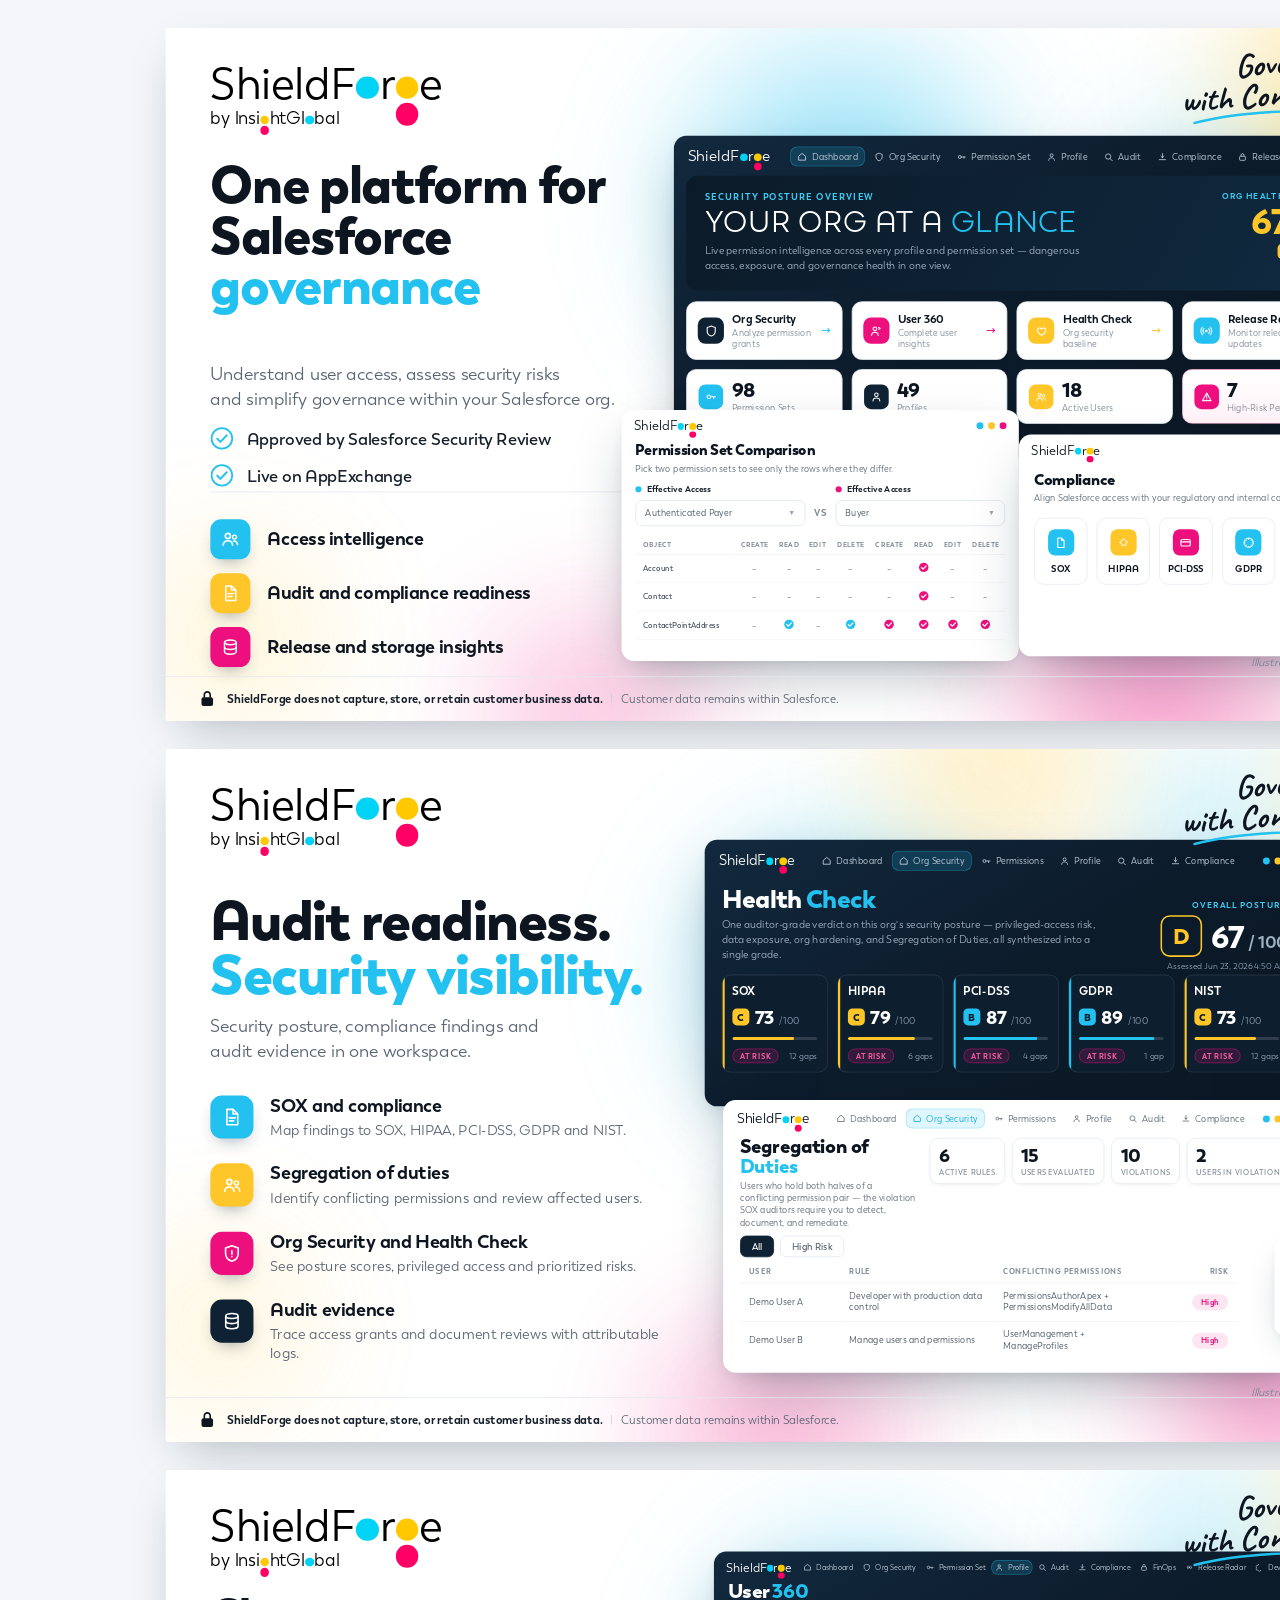
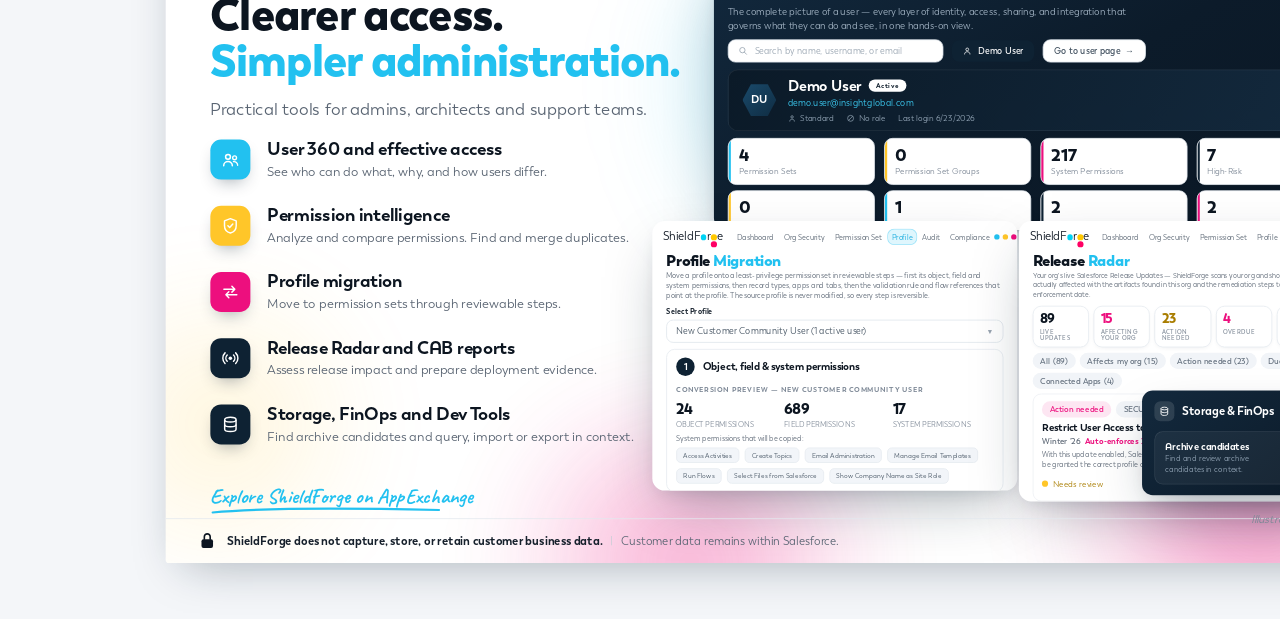
<file: deck/index.html>
<!DOCTYPE html>
<html lang="en">
<head>
<meta charset="utf-8">
<title>ShieldForge Deck</title>
<meta name="viewport" content="width=device-width,initial-scale=1">
<link rel="stylesheet" href="css/deck.css">
<style>
/* ---- Brand wordmarks (Trenda IG Display + brand dots) ---- */
.wm{font-family:'Trenda Display',sans-serif;font-weight:500;color:#000;letter-spacing:-.005em;
    display:inline-flex;align-items:baseline;white-space:nowrap;line-height:1}
.wm .dot{display:inline-block;border-radius:50%;position:relative;flex:none}
.wm .dot.cy{background:#00D3F5}
.wm .dot.ye{background:#FFC800}
.wm .dot.g{background:#FFC800}
.wm .dot.g::after{content:"";position:absolute;left:0;top:118%;width:100%;height:100%;
    border-radius:50%;background:#FF0064}
/* dot sizing is x-height based */
.wm{--dot:.505em}
.wm .dot{width:var(--dot);height:var(--dot);margin:0 .022em;transform:translateY(0)}
.lockup{display:flex;flex-direction:column;align-items:flex-start}
.lockup .l1{font-size:var(--wm,56px)}
.lockup .l2{font-size:calc(var(--wm,56px) * .40);margin-top:calc(var(--wm,56px) * .075)}
</style>
</head>
<body>

<template id="tpl-logo">
  <div class="lockup">
    <span class="wm l1">ShieldF<i class="dot cy"></i>r<i class="dot g"></i>e</span>
    <span class="wm l2">by lnsi<i class="dot g"></i>htGl<i class="dot cy"></i>bal</span>
  </div>
</template>

<template id="tpl-script">
  <div class="script">
    <div class="l1">Govern</div>
    <div class="l2">with Confidence</div>
    <svg class="swoosh" viewBox="0 0 240 16" fill="none">
      <path d="M3 11C40 4 92 2 140 4c30 1.2 62 4 95 9" stroke="#22C1F0" stroke-width="3.4" stroke-linecap="round"/>
    </svg>
  </div>
</template>

<template id="tpl-footer">
  <div class="footer">
    <div class="hair"></div>
    <div class="inner">
      <svg width="20" height="24" viewBox="0 0 20 24" fill="none">
        <rect x="2.5" y="10" width="15" height="11.5" rx="2.6" fill="#0C1520"/>
        <path d="M6.2 10V6.9a3.8 3.8 0 0 1 7.6 0V10" stroke="#0C1520" stroke-width="2.1" stroke-linecap="round"/>
      </svg>
      <div class="txt"><b>ShieldForge does not capture, store, or retain customer business data.</b><span class="sep">|</span>Customer data remains within Salesforce.</div>
      <div class="pg"></div>
    </div>
  </div>
</template>

<div class="deck">

<!-- ================= SLIDE 01 ================= -->
<div class="stage"><section class="slide" id="s1">
  <div class="bg">
    <div class="blob cy" style="left:560px;top:-30px;width:640px;height:520px"></div>
    <div class="blob cy" style="left:1150px;top:60px;width:420px;height:360px;opacity:.55"></div>
    <div class="blob ye" style="left:1300px;top:-120px;width:520px;height:420px"></div>
    <div class="blob pc" style="left:1380px;top:280px;width:420px;height:420px;opacity:.75"></div>
    <div class="blob pk" style="left:980px;top:640px;width:620px;height:420px"></div>
    <div class="blob pk" style="left:300px;top:720px;width:520px;height:340px;opacity:.6"></div>
    <div class="blob ye" style="left:-120px;top:600px;width:420px;height:380px;opacity:.35"></div>
  </div>

  <div class="logo" data-logo style="--wm:58px"></div>
  <div data-script></div>

  <div class="copy" style="top:170px">
    <h1 style="font-size:68px;line-height:.97;letter-spacing:-1.7px">One platform for<br>Salesforce<br><span class="cy">governance</span></h1>
  </div>
  <div class="copy sub" style="top:434px;width:600px">Understand user access, assess security risks<br>and simplify governance within your Salesforce org.</div>

  <div class="copy checks" style="top:518px;gap:18px">
    <div class="check">
      <svg width="30" height="30" viewBox="0 0 30 30" fill="none"><circle cx="15" cy="15" r="13.4" stroke="#22C1F0" stroke-width="2.3"/><path d="M9 15.4l4.1 4.1L21.2 11" stroke="#22C1F0" stroke-width="2.6" stroke-linecap="round" stroke-linejoin="round"/></svg>
      <span>Approved by Salesforce Security Review</span>
    </div>
    <div class="check">
      <svg width="30" height="30" viewBox="0 0 30 30" fill="none"><circle cx="15" cy="15" r="13.4" stroke="#22C1F0" stroke-width="2.3"/><path d="M9 15.4l4.1 4.1L21.2 11" stroke="#22C1F0" stroke-width="2.6" stroke-linecap="round" stroke-linejoin="round"/></svg>
      <span>Live on AppExchange</span>
    </div>
  </div>

  <div class="rule" style="position:absolute;left:58px;top:602px;width:540px"></div>

  <div class="copy feats" style="top:638px;gap:18px">
    <div class="feat" style="align-items:center">
      <div class="ficon sm cy"><svg width="26" height="26" viewBox="0 0 24 24" fill="none"><circle cx="9" cy="8" r="3.1" stroke="#fff" stroke-width="1.9"/><path d="M3.4 19c0-3.1 2.5-5.3 5.6-5.3s5.6 2.2 5.6 5.3" stroke="#fff" stroke-width="1.9" stroke-linecap="round"/><circle cx="17" cy="9.4" r="2.4" stroke="#fff" stroke-width="1.7"/><path d="M15.6 14.2c2.8-.5 5 1.5 5 4.3" stroke="#fff" stroke-width="1.7" stroke-linecap="round"/></svg></div>
      <div class="ftitle">Access intelligence</div>
    </div>
    <div class="feat" style="align-items:center">
      <div class="ficon sm ye"><svg width="24" height="24" viewBox="0 0 24 24" fill="none"><path d="M6 2.6h7.6L19 8v13.4H6z" stroke="#fff" stroke-width="1.9" stroke-linejoin="round"/><path d="M13.4 2.6V8H19" stroke="#fff" stroke-width="1.9" stroke-linejoin="round"/><path d="M9 12.6h7M9 16.2h5" stroke="#fff" stroke-width="1.9" stroke-linecap="round"/></svg></div>
      <div class="ftitle">Audit and compliance readiness</div>
    </div>
    <div class="feat" style="align-items:center">
      <div class="ficon sm pk"><svg width="24" height="24" viewBox="0 0 24 24" fill="none"><ellipse cx="12" cy="5.8" rx="7.6" ry="3.1" stroke="#fff" stroke-width="1.9"/><path d="M4.4 5.8v12.4c0 1.7 3.4 3.1 7.6 3.1s7.6-1.4 7.6-3.1V5.8" stroke="#fff" stroke-width="1.9"/><path d="M4.4 12c0 1.7 3.4 3.1 7.6 3.1s7.6-1.4 7.6-3.1" stroke="#fff" stroke-width="1.9"/></svg></div>
      <div class="ftitle">Release and storage insights</div>
    </div>
  </div>

  <!-- ---- Mockups ---- -->
  <div class="mock dark" style="left:660px;top:140px;width:878px;height:418px">
    <div class="chrome">
      <div class="brand"><span class="wm" style="font-size:20px;color:#fff">ShieldF<i class="dot cy"></i>r<i class="dot g"></i>e</span></div>
      <div class="nav">
        <div class="navitem on"><svg width="13" height="13" viewBox="0 0 24 24" fill="none"><path d="M3.6 10.4L12 3.4l8.4 7v9.2H3.6z" stroke="currentColor" stroke-width="2"/></svg>Dashboard</div>
        <div class="navitem"><svg width="13" height="13" viewBox="0 0 24 24" fill="none"><path d="M12 3l7.4 2.8v6c0 4.4-3 8-7.4 9.4-4.4-1.4-7.4-5-7.4-9.4v-6z" stroke="currentColor" stroke-width="1.9"/></svg>Org Security</div>
        <div class="navitem"><svg width="13" height="13" viewBox="0 0 24 24" fill="none"><circle cx="8" cy="12" r="3.6" stroke="currentColor" stroke-width="1.9"/><path d="M11.6 12H21m-3 0v3.4" stroke="currentColor" stroke-width="1.9" stroke-linecap="round"/></svg>Permission Set</div>
        <div class="navitem"><svg width="13" height="13" viewBox="0 0 24 24" fill="none"><circle cx="12" cy="8" r="3.6" stroke="currentColor" stroke-width="1.9"/><path d="M5 20c0-3.6 3.1-6 7-6s7 2.4 7 6" stroke="currentColor" stroke-width="1.9" stroke-linecap="round"/></svg>Profile</div>
        <div class="navitem"><svg width="13" height="13" viewBox="0 0 24 24" fill="none"><circle cx="11" cy="11" r="6.4" stroke="currentColor" stroke-width="1.9"/><path d="M15.8 15.8L21 21" stroke="currentColor" stroke-width="1.9" stroke-linecap="round"/></svg>Audit</div>
        <div class="navitem"><svg width="13" height="13" viewBox="0 0 24 24" fill="none"><path d="M12 3.6v10m0 0l-3.6-3.6M12 13.6l3.6-3.6M4.4 18.4h15.2" stroke="currentColor" stroke-width="1.9" stroke-linecap="round" stroke-linejoin="round"/></svg>Compliance</div>
        <div class="navitem"><svg width="13" height="13" viewBox="0 0 24 24" fill="none"><rect x="5" y="10.4" width="14" height="9.6" rx="2" stroke="currentColor" stroke-width="1.9"/><path d="M8.4 10.4V7.6a3.6 3.6 0 0 1 7.2 0v2.8" stroke="currentColor" stroke-width="1.9"/></svg>Release Radar</div>
      </div>
      <div class="dots"><i></i><i></i><i></i></div>
    </div>

    <div class="hero">
      <div class="eyebrow">Security posture overview</div>
      <h2>YOUR ORG AT A <span class="cy">GLANCE</span></h2>
      <div class="pdesc" style="max-width:520px">Live permission intelligence across every profile and permission set &mdash; dangerous access, exposure, and governance health in one view.</div>
      <div class="posture" style="right:22px;top:20px;text-align:right">
        <div class="lbl">Org Health Check</div>
        <div style="font-family:'Trenda Display';font-weight:900;font-size:46px;color:var(--yellow);letter-spacing:-1.8px;margin-top:4px;line-height:1">67<small style="font-size:22px;color:#9FB0C0">/100</small></div>
        <div style="display:flex;gap:8px;justify-content:flex-end;align-items:center;margin-top:5px">
          <span class="grade c" style="width:20px;height:20px;font-size:11px">D</span>
          <span style="font-family:'Trenda Text';font-weight:700;font-size:12px;color:var(--yellow);letter-spacing:.6px">FAIR</span>
        </div>
      </div>
    </div>

    <div class="tiles" style="grid-template-columns:repeat(4,1fr)">
      <div class="tile"><div class="ic" style="background:#0E2233"><svg width="17" height="17" viewBox="0 0 24 24" fill="none"><path d="M12 3l7.4 2.8v6c0 4.4-3 8-7.4 9.4-4.4-1.4-7.4-5-7.4-9.4v-6z" stroke="#fff" stroke-width="2"/></svg></div><div><div class="t">Org Security</div><div class="d">Analyze permission grants</div></div><div class="arw" style="color:var(--cyan)">&rarr;</div></div>
      <div class="tile"><div class="ic" style="background:var(--pink)"><svg width="17" height="17" viewBox="0 0 24 24" fill="none"><circle cx="10" cy="8" r="3.4" stroke="#fff" stroke-width="2"/><path d="M4 20c0-3.3 2.7-5.6 6-5.6s6 2.3 6 5.6" stroke="#fff" stroke-width="2" stroke-linecap="round"/><path d="M17 5.6l3 1.6-3 1.6" stroke="#fff" stroke-width="2" stroke-linecap="round" stroke-linejoin="round"/></svg></div><div><div class="t">User 360</div><div class="d">Complete user insights</div></div><div class="arw" style="color:var(--pink)">&rarr;</div></div>
      <div class="tile"><div class="ic" style="background:var(--yellow)"><svg width="17" height="17" viewBox="0 0 24 24" fill="none"><path d="M12 20s-7.6-4.6-7.6-9.4A4.3 4.3 0 0 1 12 8a4.3 4.3 0 0 1 7.6 2.6C19.6 15.4 12 20 12 20z" stroke="#fff" stroke-width="2" stroke-linejoin="round"/></svg></div><div><div class="t">Health Check</div><div class="d">Org security baseline</div></div><div class="arw" style="color:var(--yellow)">&rarr;</div></div>
      <div class="tile"><div class="ic" style="background:var(--cyan)"><svg width="17" height="17" viewBox="0 0 24 24" fill="none"><circle cx="12" cy="12" r="2.4" fill="#fff"/><path d="M7.8 7.8a6 6 0 0 0 0 8.4M16.2 7.8a6 6 0 0 1 0 8.4M5 5a9.6 9.6 0 0 0 0 14M19 5a9.6 9.6 0 0 1 0 14" stroke="#fff" stroke-width="1.9" stroke-linecap="round"/></svg></div><div><div class="t">Release Radar</div><div class="d">Monitor release updates</div></div><div class="arw" style="color:var(--pink)">&rarr;</div></div>
    </div>

    <div class="tiles" style="grid-template-columns:repeat(4,1fr);padding-top:12px">
      <div class="stat"><div class="ic" style="width:32px;height:32px;border-radius:9px;background:var(--cyan);display:flex;align-items:center;justify-content:center;flex:none"><svg width="16" height="16" viewBox="0 0 24 24" fill="none"><circle cx="8" cy="12" r="3.4" stroke="#fff" stroke-width="2"/><path d="M11.4 12H21m-3.4 0v3.4" stroke="#fff" stroke-width="2" stroke-linecap="round"/></svg></div><div><div class="n">98</div><div class="l">Permission Sets</div></div></div>
      <div class="stat"><div class="ic" style="width:32px;height:32px;border-radius:9px;background:#0E2233;display:flex;align-items:center;justify-content:center;flex:none"><svg width="16" height="16" viewBox="0 0 24 24" fill="none"><circle cx="12" cy="8" r="3.4" stroke="#fff" stroke-width="2"/><path d="M5.4 20c0-3.3 2.9-5.6 6.6-5.6s6.6 2.3 6.6 5.6" stroke="#fff" stroke-width="2" stroke-linecap="round"/></svg></div><div><div class="n">49</div><div class="l">Profiles</div></div></div>
      <div class="stat"><div class="ic" style="width:32px;height:32px;border-radius:9px;background:var(--yellow);display:flex;align-items:center;justify-content:center;flex:none"><svg width="16" height="16" viewBox="0 0 24 24" fill="none"><circle cx="9" cy="8.4" r="3" stroke="#fff" stroke-width="2"/><path d="M3.6 19.4c0-3 2.4-5.2 5.4-5.2s5.4 2.2 5.4 5.2" stroke="#fff" stroke-width="2" stroke-linecap="round"/><circle cx="17" cy="9.6" r="2.3" stroke="#fff" stroke-width="1.8"/><path d="M15.8 14.2c2.6-.4 4.6 1.5 4.6 4.1" stroke="#fff" stroke-width="1.8" stroke-linecap="round"/></svg></div><div><div class="n">18</div><div class="l">Active Users</div></div></div>
      <div class="stat" style="border-color:rgba(237,15,126,.28);background:linear-gradient(180deg,#fff,#FFF2F8)"><div class="ic" style="width:32px;height:32px;border-radius:9px;background:var(--pink);display:flex;align-items:center;justify-content:center;flex:none"><svg width="16" height="16" viewBox="0 0 24 24" fill="none"><path d="M12 4.4l8.4 15H3.6z" stroke="#fff" stroke-width="2" stroke-linejoin="round"/><path d="M12 10v3.6M12 16.4v.2" stroke="#fff" stroke-width="2" stroke-linecap="round"/></svg></div><div><div class="n">7</div><div class="l">High-Risk Permissions</div></div></div>
    </div>
  </div>

  <!-- Permission Set Comparison card -->
  <div class="mock light" style="left:592px;top:496px;width:516px;height:326px">
    <div class="chrome" style="padding:12px 16px 8px">
      <div class="brand"><span class="wm" style="font-size:17px;color:#0C1520">ShieldF<i class="dot cy"></i>r<i class="dot g"></i>e</span></div>
      <div class="dots"><i></i><i></i><i></i></div>
    </div>
    <div style="padding:6px 18px 0">
      <div class="ph" style="font-size:19px;letter-spacing:-.4px">Permission Set Comparison</div>
      <div class="pdesc" style="font-size:11.5px;margin-top:5px">Pick two permission sets to see only the rows where they differ.</div>
      <div style="display:grid;grid-template-columns:1fr auto 1fr;gap:12px;align-items:end;margin-top:12px">
        <div>
          <div class="sel-lbl"><i style="background:var(--cyan)"></i>Effective Access</div>
          <div class="sel">Authenticated Payer<span class="car">&#9660;</span></div>
        </div>
        <div style="font-family:'Trenda Display';font-weight:700;font-size:12px;color:var(--grey-2);padding-bottom:10px">VS</div>
        <div>
          <div class="sel-lbl"><i style="background:var(--pink)"></i>Effective Access</div>
          <div class="sel">Buyer<span class="car">&#9660;</span></div>
        </div>
      </div>
      <table class="cmp" style="margin-top:12px">
        <tr><th>Object</th><th>Create</th><th>Read</th><th>Edit</th><th>Delete</th><th>Create</th><th>Read</th><th>Edit</th><th>Delete</th></tr>
        <tr><td>Account</td><td class="dash">&ndash;</td><td class="dash">&ndash;</td><td class="dash">&ndash;</td><td class="dash">&ndash;</td><td class="dash">&ndash;</td><td data-tick="pk"></td><td class="dash">&ndash;</td><td class="dash">&ndash;</td></tr>
        <tr><td>Contact</td><td class="dash">&ndash;</td><td class="dash">&ndash;</td><td class="dash">&ndash;</td><td class="dash">&ndash;</td><td class="dash">&ndash;</td><td data-tick="pk"></td><td class="dash">&ndash;</td><td class="dash">&ndash;</td></tr>
        <tr><td>ContactPointAddress</td><td class="dash">&ndash;</td><td data-tick="cy"></td><td class="dash">&ndash;</td><td data-tick="cy"></td><td data-tick="pk"></td><td data-tick="pk"></td><td data-tick="pk"></td><td data-tick="pk"></td></tr>
      </table>
    </div>
  </div>

  <!-- Compliance card -->
  <div class="mock light" style="left:1108px;top:528px;width:434px;height:288px">
    <div class="chrome" style="padding:12px 16px 8px">
      <div class="brand"><span class="wm" style="font-size:17px;color:#0C1520">ShieldF<i class="dot cy"></i>r<i class="dot g"></i>e</span></div>
      <div class="dots"><i></i><i></i><i></i></div>
    </div>
    <div style="padding:10px 20px 0">
      <div class="ph" style="font-size:20px;letter-spacing:-.4px">Compliance</div>
      <div class="pdesc" style="font-size:11.5px;margin-top:6px">Align Salesforce access with your regulatory and internal controls.</div>
      <div class="fw" style="margin-top:18px">
        <div class="fwc"><div class="ic" style="background:var(--cyan)"><svg width="17" height="17" viewBox="0 0 24 24" fill="none"><path d="M6.4 3.4h7L18 8v12.6H6.4z" stroke="#fff" stroke-width="2" stroke-linejoin="round"/><path d="M13.4 3.4V8H18" stroke="#fff" stroke-width="2" stroke-linejoin="round"/></svg></div><div class="nm">SOX</div></div>
        <div class="fwc"><div class="ic" style="background:var(--yellow)"><svg width="17" height="17" viewBox="0 0 24 24" fill="none"><path d="M12 5.4c-2.4 0-2.4 3.4-2.4 3.4S6.2 8.8 6.2 11.2s3.4 2 3.4 2-1.4 3.2.8 4.3 3-2 3-2 1.4 2.8 3.2 1.6.4-3.9.4-3.9 3.2-.2 3-2.4-3.6-1.6-3.6-1.6.2-3.4-2.2-3.4z" stroke="#fff" stroke-width="1.8" stroke-linejoin="round"/></svg></div><div class="nm">HIPAA</div></div>
        <div class="fwc"><div class="ic" style="background:var(--pink)"><svg width="17" height="17" viewBox="0 0 24 24" fill="none"><rect x="3.4" y="6" width="17.2" height="12" rx="2.4" stroke="#fff" stroke-width="2"/><path d="M3.4 10.4h17.2" stroke="#fff" stroke-width="2"/></svg></div><div class="nm">PCI-DSS</div></div>
        <div class="fwc"><div class="ic" style="background:var(--cyan)"><svg width="17" height="17" viewBox="0 0 24 24" fill="none"><circle cx="12" cy="12" r="8.4" stroke="#fff" stroke-width="2"/><circle cx="12" cy="5.6" r="1" fill="#fff"/><circle cx="12" cy="18.4" r="1" fill="#fff"/><circle cx="5.6" cy="12" r="1" fill="#fff"/><circle cx="18.4" cy="12" r="1" fill="#fff"/><circle cx="7.6" cy="7.6" r="1" fill="#fff"/><circle cx="16.4" cy="16.4" r="1" fill="#fff"/><circle cx="16.4" cy="7.6" r="1" fill="#fff"/><circle cx="7.6" cy="16.4" r="1" fill="#fff"/></svg></div><div class="nm">GDPR</div></div>
        <div class="fwc"><div class="ic" style="background:#0E2233"><svg width="17" height="17" viewBox="0 0 24 24" fill="none"><path d="M12 3.4l7.2 2.7v5.8c0 4.3-2.9 7.8-7.2 9.1-4.3-1.3-7.2-4.8-7.2-9.1V6.1z" stroke="#fff" stroke-width="2" stroke-linejoin="round"/></svg></div><div class="nm">NIST</div></div>
      </div>
    </div>
  </div>

  <div class="demo-note">Illustrative demo view</div>
  <div data-footer data-pg="01"></div>
</section></div>

<!-- ================= SLIDE 02 ================= -->
<div class="stage"><section class="slide" id="s2">
  <div class="bg">
    <div class="blob cy" style="left:600px;top:60px;width:560px;height:480px"></div>
    <div class="blob cy" style="left:1180px;top:-40px;width:360px;height:320px;opacity:.5"></div>
    <div class="blob ye" style="left:820px;top:-160px;width:520px;height:360px;opacity:.55"></div>
    <div class="blob ye" style="left:1420px;top:-90px;width:380px;height:340px"></div>
    <div class="blob pc" style="left:1400px;top:300px;width:400px;height:420px;opacity:.7"></div>
    <div class="blob pk" style="left:1180px;top:600px;width:560px;height:420px"></div>
    <div class="blob pk" style="left:520px;top:700px;width:560px;height:380px;opacity:.75"></div>
    <div class="blob ye" style="left:-140px;top:560px;width:420px;height:380px;opacity:.3"></div>
  </div>

  <div class="logo" data-logo style="--wm:58px"></div>
  <div data-script></div>

  <div class="copy" style="top:188px;width:700px">
    <h1 style="font-size:72px;line-height:.97;letter-spacing:-1.9px">Audit readiness.<br><span class="cy">Security visibility.</span></h1>
  </div>
  <div class="copy sub" style="top:344px;width:600px">Security posture, compliance findings and<br>audit evidence in one workspace.</div>

  <div class="copy feats" style="top:450px;gap:30px;width:620px">
    <div class="feat">
      <div class="ficon cy"><svg width="26" height="26" viewBox="0 0 24 24" fill="none"><path d="M6 2.8h7.4L19 8.4v12.8H6z" stroke="#fff" stroke-width="1.9" stroke-linejoin="round"/><path d="M13.4 2.8v5.6H19" stroke="#fff" stroke-width="1.9" stroke-linejoin="round"/><path d="M9 13h7M9 16.6h5" stroke="#fff" stroke-width="1.9" stroke-linecap="round"/></svg></div>
      <div><div class="ftitle">SOX and compliance</div><div class="fdesc">Map findings to SOX, HIPAA, PCI-DSS, GDPR and NIST.</div></div>
    </div>
    <div class="feat">
      <div class="ficon ye"><svg width="27" height="27" viewBox="0 0 24 24" fill="none"><circle cx="8.6" cy="8.2" r="3" stroke="#fff" stroke-width="1.9"/><path d="M3.2 19.2c0-3 2.4-5.2 5.4-5.2s5.4 2.2 5.4 5.2" stroke="#fff" stroke-width="1.9" stroke-linecap="round"/><circle cx="16.8" cy="9.4" r="2.4" stroke="#fff" stroke-width="1.7"/><path d="M15.4 14.2c2.8-.5 5.2 1.6 5.2 4.4" stroke="#fff" stroke-width="1.7" stroke-linecap="round"/></svg></div>
      <div><div class="ftitle">Segregation of duties</div><div class="fdesc">Identify conflicting permissions and review affected users.</div></div>
    </div>
    <div class="feat">
      <div class="ficon pk"><svg width="26" height="26" viewBox="0 0 24 24" fill="none"><path d="M12 2.8l7.6 2.9v6.2c0 4.5-3.1 8.2-7.6 9.6-4.5-1.4-7.6-5.1-7.6-9.6V5.7z" stroke="#fff" stroke-width="1.9" stroke-linejoin="round"/><path d="M12 8.8v4.4M12 15.9v.2" stroke="#fff" stroke-width="1.9" stroke-linecap="round"/></svg></div>
      <div><div class="ftitle">Org Security and Health Check</div><div class="fdesc">See posture scores, privileged access and prioritized risks.</div></div>
    </div>
    <div class="feat">
      <div class="ficon nv"><svg width="26" height="26" viewBox="0 0 24 24" fill="none"><ellipse cx="12" cy="5.8" rx="7.4" ry="3" stroke="#fff" stroke-width="1.9"/><path d="M4.6 5.8v12.4c0 1.6 3.3 3 7.4 3s7.4-1.4 7.4-3V5.8" stroke="#fff" stroke-width="1.9"/><path d="M4.6 12c0 1.6 3.3 3 7.4 3s7.4-1.4 7.4-3" stroke="#fff" stroke-width="1.9"/></svg></div>
      <div><div class="ftitle">Audit evidence</div><div class="fdesc">Trace access grants and document reviews with attributable logs.</div></div>
    </div>
  </div>

  <!-- Health Check window -->
  <div class="mock dark" style="left:700px;top:118px;width:782px;height:346px">
    <div class="chrome">
      <div class="brand"><span class="wm" style="font-size:19px;color:#fff">ShieldF<i class="dot cy"></i>r<i class="dot g"></i>e</span></div>
      <div class="nav">
        <div class="navitem"><svg width="13" height="13" viewBox="0 0 24 24" fill="none"><path d="M3.6 10.4L12 3.4l8.4 7v9.2H3.6z" stroke="currentColor" stroke-width="2"/></svg>Dashboard</div>
        <div class="navitem on"><svg width="13" height="13" viewBox="0 0 24 24" fill="none"><path d="M3.6 10.4L12 3.4l8.4 7v9.2H3.6z" stroke="currentColor" stroke-width="2"/></svg>Org Security</div>
        <div class="navitem"><svg width="13" height="13" viewBox="0 0 24 24" fill="none"><circle cx="8" cy="12" r="3.6" stroke="currentColor" stroke-width="1.9"/><path d="M11.6 12H21m-3 0v3.4" stroke="currentColor" stroke-width="1.9" stroke-linecap="round"/></svg>Permissions</div>
        <div class="navitem"><svg width="13" height="13" viewBox="0 0 24 24" fill="none"><circle cx="12" cy="8" r="3.6" stroke="currentColor" stroke-width="1.9"/><path d="M5 20c0-3.6 3.1-6 7-6s7 2.4 7 6" stroke="currentColor" stroke-width="1.9" stroke-linecap="round"/></svg>Profile</div>
        <div class="navitem"><svg width="13" height="13" viewBox="0 0 24 24" fill="none"><circle cx="11" cy="11" r="6.4" stroke="currentColor" stroke-width="1.9"/><path d="M15.8 15.8L21 21" stroke="currentColor" stroke-width="1.9" stroke-linecap="round"/></svg>Audit</div>
        <div class="navitem"><svg width="13" height="13" viewBox="0 0 24 24" fill="none"><path d="M12 3.6v10m0 0l-3.6-3.6M12 13.6l3.6-3.6M4.4 18.4h15.2" stroke="currentColor" stroke-width="1.9" stroke-linecap="round" stroke-linejoin="round"/></svg>Compliance</div>
      </div>
      <div class="dots"><i></i><i></i><i></i></div>
    </div>

    <div style="padding:8px 22px 0;position:relative">
      <div class="ph" style="font-size:33px">Health <span class="cy">Check</span></div>
      <div class="pdesc" style="max-width:500px">One auditor-grade verdict on this org's security posture &mdash; privileged-access risk, data exposure, org hardening, and Segregation of Duties, all synthesized into a single grade.</div>
      <div class="posture">
        <div class="lbl">Overall Posture</div>
        <div class="row"><div class="bigGrade">D</div><div class="bigScore">67 <small>/ 100</small></div></div>
        <div class="when">Assessed Jun 23, 2026 4:50 AM</div>
      </div>
    </div>

    <div class="scores" style="margin-top:16px">
      <div class="score c1"><div class="nm">SOX</div><div class="row"><span class="grade c">C</span><span class="v">73</span><span class="of">/100</span></div><div class="bar ye"><i style="width:73%"></i></div><div class="foot"><span class="risk">At Risk</span><span class="gaps">12 gaps</span></div></div>
      <div class="score c2"><div class="nm">HIPAA</div><div class="row"><span class="grade c">C</span><span class="v">79</span><span class="of">/100</span></div><div class="bar ye"><i style="width:79%"></i></div><div class="foot"><span class="risk">At Risk</span><span class="gaps">6 gaps</span></div></div>
      <div class="score c3"><div class="nm">PCI-DSS</div><div class="row"><span class="grade b">B</span><span class="v">87</span><span class="of">/100</span></div><div class="bar cy"><i style="width:87%"></i></div><div class="foot"><span class="risk">At Risk</span><span class="gaps">4 gaps</span></div></div>
      <div class="score c4"><div class="nm">GDPR</div><div class="row"><span class="grade b">B</span><span class="v">89</span><span class="of">/100</span></div><div class="bar cy"><i style="width:89%"></i></div><div class="foot"><span class="risk">At Risk</span><span class="gaps">1 gap</span></div></div>
      <div class="score c5"><div class="nm">NIST</div><div class="row"><span class="grade c">C</span><span class="v">73</span><span class="of">/100</span></div><div class="bar ye"><i style="width:73%"></i></div><div class="foot"><span class="risk">At Risk</span><span class="gaps">12 gaps</span></div></div>
    </div>
  </div>

  <!-- Segregation of Duties card -->
  <div class="mock light" style="left:724px;top:456px;width:758px;height:354px">
    <div class="chrome" style="padding:11px 18px 4px">
      <div class="brand"><span class="wm" style="font-size:18px;color:#0C1520">ShieldF<i class="dot cy"></i>r<i class="dot g"></i>e</span></div>
      <div class="nav">
        <div class="navitem"><svg width="12" height="12" viewBox="0 0 24 24" fill="none"><path d="M3.6 10.4L12 3.4l8.4 7v9.2H3.6z" stroke="currentColor" stroke-width="2"/></svg>Dashboard</div>
        <div class="navitem on"><svg width="12" height="12" viewBox="0 0 24 24" fill="none"><path d="M3.6 10.4L12 3.4l8.4 7v9.2H3.6z" stroke="currentColor" stroke-width="2"/></svg>Org Security</div>
        <div class="navitem"><svg width="12" height="12" viewBox="0 0 24 24" fill="none"><circle cx="8" cy="12" r="3.6" stroke="currentColor" stroke-width="1.9"/><path d="M11.6 12H21m-3 0v3.4" stroke="currentColor" stroke-width="1.9" stroke-linecap="round"/></svg>Permissions</div>
        <div class="navitem"><svg width="12" height="12" viewBox="0 0 24 24" fill="none"><circle cx="12" cy="8" r="3.6" stroke="currentColor" stroke-width="1.9"/><path d="M5 20c0-3.6 3.1-6 7-6s7 2.4 7 6" stroke="currentColor" stroke-width="1.9" stroke-linecap="round"/></svg>Profile</div>
        <div class="navitem"><svg width="12" height="12" viewBox="0 0 24 24" fill="none"><circle cx="11" cy="11" r="6.4" stroke="currentColor" stroke-width="1.9"/><path d="M15.8 15.8L21 21" stroke="currentColor" stroke-width="1.9" stroke-linecap="round"/></svg>Audit</div>
        <div class="navitem"><svg width="12" height="12" viewBox="0 0 24 24" fill="none"><path d="M12 3.6v10m0 0l-3.6-3.6M12 13.6l3.6-3.6M4.4 18.4h15.2" stroke="currentColor" stroke-width="1.9" stroke-linecap="round" stroke-linejoin="round"/></svg>Compliance</div>
      </div>
      <div class="dots"><i></i><i></i><i></i></div>
    </div>

    <div style="padding:6px 22px 0;display:flex;align-items:flex-start;gap:18px">
      <div style="flex:1">
        <div class="ph" style="font-size:25px;letter-spacing:-.7px">Segregation of <span class="cy">Duties</span></div>
        <div class="pdesc" style="font-size:11.5px;margin-top:5px;max-width:520px;line-height:1.38">Users who hold both halves of a conflicting permission pair &mdash; the violation SOX auditors require you to detect, document, and remediate.</div>
      </div>
      <div style="display:flex;gap:9px;padding-top:2px;flex:none">
        <div class="kpi" style="min-width:82px;padding:9px 11px"><div class="n">6</div><div class="l">Active Rules</div></div>
        <div class="kpi" style="min-width:82px;padding:9px 11px"><div class="n">15</div><div class="l">Users Evaluated</div></div>
        <div class="kpi" style="min-width:82px;padding:9px 11px"><div class="n">10</div><div class="l">Violations</div></div>
        <div class="kpi" style="min-width:82px;padding:9px 11px"><div class="n">2</div><div class="l">Users in Violation</div></div>
      </div>
    </div>

    <div style="padding:8px 22px 0">
      <div class="tabs"><div class="tab on">All</div><div class="tab">High Risk</div></div>
    </div>

    <div style="padding:4px 90px 0 22px">
      <table class="t">
        <tr><th style="width:130px">User</th><th style="width:200px">Rule</th><th>Conflicting Permissions</th><th style="width:70px;text-align:right">Risk</th></tr>
        <tr><td>Demo User A</td><td>Developer with production data control</td><td>PermissionsAuthorApex +<br>PermissionsModifyAllData</td><td style="text-align:right"><span class="hi">High</span></td></tr>
        <tr><td>Demo User B</td><td>Manage users and permissions</td><td>UserManagement +<br>ManageProfiles</td><td style="text-align:right"><span class="hi">High</span></td></tr>
      </table>
    </div>
  </div>

  <!-- Floating doc glyph -->
  <div class="docglyph" style="right:50px;bottom:138px;width:110px;height:126px">
    <svg width="26" height="30" viewBox="0 0 24 28" fill="none" style="margin-bottom:4px">
      <path d="M4 1.6h10L20 7.4v19H4z" stroke="#ED0F7E" stroke-width="2" stroke-linejoin="round"/>
      <path d="M14 1.6v5.8h6" stroke="#ED0F7E" stroke-width="2" stroke-linejoin="round"/>
    </svg>
    <div class="ln" style="width:100%"></div>
    <div class="ln" style="width:100%"></div>
    <div class="ln" style="width:62%"></div>
  </div>
  <svg class="spark" style="right:74px;bottom:256px;width:42px;height:42px" viewBox="0 0 48 48" fill="none">
    <path d="M24 6v11M38 12l-7 7M42 27H32" stroke="#FFC629" stroke-width="4.4" stroke-linecap="round"/>
  </svg>

  <div class="demo-note" style="bottom:56px">Illustrative demo view</div>
  <div data-footer data-pg="02"></div>
</section></div>

<!-- ================= SLIDE 03 ================= -->
<div class="stage"><section class="slide" id="s3">
  <div class="bg">
    <div class="blob cy" style="left:620px;top:40px;width:560px;height:480px"></div>
    <div class="blob cy" style="left:1160px;top:-60px;width:380px;height:340px;opacity:.5"></div>
    <div class="blob ye" style="left:1400px;top:-110px;width:420px;height:360px"></div>
    <div class="blob pc" style="left:1400px;top:260px;width:420px;height:440px;opacity:.72"></div>
    <div class="blob pk" style="left:1120px;top:620px;width:600px;height:420px"></div>
    <div class="blob pk" style="left:380px;top:700px;width:600px;height:400px;opacity:.8"></div>
    <div class="blob ye" style="left:-150px;top:520px;width:440px;height:400px;opacity:.32"></div>
  </div>

  <div class="logo" data-logo style="--wm:58px"></div>
  <div data-script></div>

  <div class="copy" style="top:158px;width:680px">
    <h1 style="font-size:58px;line-height:1.02;letter-spacing:-1.4px">Clearer access.<br><span class="cy">Simpler administration.</span></h1>
  </div>
  <div class="copy sub" style="top:296px;width:640px;font-size:22px">Practical tools for admins, architects and support teams.</div>

  <div class="copy feats feats-tight" style="top:350px;gap:32px;width:576px">
    <div class="feat">
      <div class="ficon sm cy"><svg width="25" height="25" viewBox="0 0 24 24" fill="none"><circle cx="8.6" cy="8.2" r="3" stroke="#fff" stroke-width="1.9"/><path d="M3.2 19.2c0-3 2.4-5.2 5.4-5.2s5.4 2.2 5.4 5.2" stroke="#fff" stroke-width="1.9" stroke-linecap="round"/><circle cx="16.8" cy="9.4" r="2.4" stroke="#fff" stroke-width="1.7"/><path d="M15.4 14.2c2.8-.5 5.2 1.6 5.2 4.4" stroke="#fff" stroke-width="1.7" stroke-linecap="round"/></svg></div>
      <div><div class="ftitle">User 360 and effective access</div><div class="fdesc">See who can do what, why, and how users differ.</div></div>
    </div>
    <div class="feat">
      <div class="ficon sm ye"><svg width="24" height="24" viewBox="0 0 24 24" fill="none"><path d="M12 2.8l7.6 2.9v6.2c0 4.5-3.1 8.2-7.6 9.6-4.5-1.4-7.6-5.1-7.6-9.6V5.7z" stroke="#fff" stroke-width="1.9" stroke-linejoin="round"/><path d="M8.8 11.9l2.3 2.3 4.1-4.5" stroke="#fff" stroke-width="1.9" stroke-linecap="round" stroke-linejoin="round"/></svg></div>
      <div><div class="ftitle">Permission intelligence</div><div class="fdesc">Analyze and compare permissions. Find and merge duplicates.</div></div>
    </div>
    <div class="feat">
      <div class="ficon sm pk"><svg width="24" height="24" viewBox="0 0 24 24" fill="none"><path d="M3.6 8.4h14.2m0 0l-3.8-3.8m3.8 3.8l-3.8 3.8M20.4 15.6H6.2m0 0l3.8-3.8m-3.8 3.8l3.8 3.8" stroke="#fff" stroke-width="1.9" stroke-linecap="round" stroke-linejoin="round"/></svg></div>
      <div><div class="ftitle">Profile migration</div><div class="fdesc">Move to permission sets through reviewable steps.</div></div>
    </div>
    <div class="feat">
      <div class="ficon sm nv"><svg width="24" height="24" viewBox="0 0 24 24" fill="none"><circle cx="12" cy="12" r="2.3" fill="#fff"/><path d="M7.9 7.9a5.8 5.8 0 0 0 0 8.2M16.1 7.9a5.8 5.8 0 0 1 0 8.2M5.1 5.1a9.7 9.7 0 0 0 0 13.8M18.9 5.1a9.7 9.7 0 0 1 0 13.8" stroke="#fff" stroke-width="1.9" stroke-linecap="round"/></svg></div>
      <div><div class="ftitle">Release Radar and CAB reports</div><div class="fdesc">Assess release impact and prepare deployment evidence.</div></div>
    </div>
    <div class="feat">
      <div class="ficon sm nv"><svg width="24" height="24" viewBox="0 0 24 24" fill="none"><ellipse cx="12" cy="5.8" rx="7.4" ry="3" stroke="#fff" stroke-width="1.9"/><path d="M4.6 5.8v12.4c0 1.6 3.3 3 7.4 3s7.4-1.4 7.4-3V5.8" stroke="#fff" stroke-width="1.9"/><path d="M4.6 12c0 1.6 3.3 3 7.4 3s7.4-1.4 7.4-3" stroke="#fff" stroke-width="1.9"/></svg></div>
      <div><div class="ftitle">Storage, FinOps and Dev Tools</div><div class="fdesc">Find archive candidates and query, import or export in context.</div></div>
    </div>
  </div>

  <div class="explore" style="top:796px;font-size:27px">Explore ShieldForge on AppExchange
    <svg viewBox="0 0 300 12" width="300" height="12" fill="none"><path d="M3 8.4C53 3.4 160 2.2 297 5.2" stroke="#22C1F0" stroke-width="2.8" stroke-linecap="round"/></svg>
  </div>

  <!-- User 360 window -->
  <div class="mock dark" style="left:712px;top:106px;width:836px;height:362px">
    <div class="chrome" style="padding:11px 16px 6px">
      <div class="brand" style="margin-right:10px"><span class="wm" style="font-size:16px;color:#fff">ShieldF<i class="dot cy"></i>r<i class="dot g"></i>e</span></div>
      <div class="nav" style="gap:2px">
        <div class="navitem" style="font-size:9.5px;padding:4px 5px"><svg width="11" height="11" viewBox="0 0 24 24" fill="none"><path d="M3.6 10.4L12 3.4l8.4 7v9.2H3.6z" stroke="currentColor" stroke-width="2"/></svg>Dashboard</div>
        <div class="navitem" style="font-size:9.5px;padding:4px 5px"><svg width="11" height="11" viewBox="0 0 24 24" fill="none"><path d="M12 3l7.4 2.8v6c0 4.4-3 8-7.4 9.4-4.4-1.4-7.4-5-7.4-9.4v-6z" stroke="currentColor" stroke-width="1.9"/></svg>Org Security</div>
        <div class="navitem" style="font-size:9.5px;padding:4px 5px"><svg width="11" height="11" viewBox="0 0 24 24" fill="none"><circle cx="8" cy="12" r="3.6" stroke="currentColor" stroke-width="1.9"/><path d="M11.6 12H21m-3 0v3.4" stroke="currentColor" stroke-width="1.9" stroke-linecap="round"/></svg>Permission Set</div>
        <div class="navitem on" style="font-size:9.5px;padding:4px 5px"><svg width="11" height="11" viewBox="0 0 24 24" fill="none"><circle cx="12" cy="8" r="3.6" stroke="currentColor" stroke-width="1.9"/><path d="M5 20c0-3.6 3.1-6 7-6s7 2.4 7 6" stroke="currentColor" stroke-width="1.9" stroke-linecap="round"/></svg>Profile</div>
        <div class="navitem" style="font-size:9.5px;padding:4px 5px"><svg width="11" height="11" viewBox="0 0 24 24" fill="none"><circle cx="11" cy="11" r="6.4" stroke="currentColor" stroke-width="1.9"/><path d="M15.8 15.8L21 21" stroke="currentColor" stroke-width="1.9" stroke-linecap="round"/></svg>Audit</div>
        <div class="navitem" style="font-size:9.5px;padding:4px 5px"><svg width="11" height="11" viewBox="0 0 24 24" fill="none"><path d="M12 3.6v10m0 0l-3.6-3.6M12 13.6l3.6-3.6M4.4 18.4h15.2" stroke="currentColor" stroke-width="1.9" stroke-linecap="round" stroke-linejoin="round"/></svg>Compliance</div>
        <div class="navitem" style="font-size:9.5px;padding:4px 5px"><svg width="11" height="11" viewBox="0 0 24 24" fill="none"><rect x="5" y="10.4" width="14" height="9.6" rx="2" stroke="currentColor" stroke-width="1.9"/><path d="M8.4 10.4V7.6a3.6 3.6 0 0 1 7.2 0v2.8" stroke="currentColor" stroke-width="1.9"/></svg>FinOps</div>
        <div class="navitem" style="font-size:9.5px;padding:4px 5px"><svg width="11" height="11" viewBox="0 0 24 24" fill="none"><circle cx="12" cy="12" r="2.3" fill="currentColor"/><path d="M7.9 7.9a5.8 5.8 0 0 0 0 8.2M16.1 7.9a5.8 5.8 0 0 1 0 8.2" stroke="currentColor" stroke-width="1.9" stroke-linecap="round"/></svg>Release Radar</div>
        <div class="navitem" style="font-size:9.5px;padding:4px 5px"><svg width="11" height="11" viewBox="0 0 24 24" fill="none"><path d="M9.6 3.4l-1 2.4a7 7 0 0 0-1.7 1l-2.5-.6-2.4 4.2 1.9 1.7a7 7 0 0 0 0 2l-1.9 1.7 2.4 4.2 2.5-.6a7 7 0 0 0 1.7 1l1 2.4h4.8l1-2.4" stroke="currentColor" stroke-width="1.7" stroke-linecap="round" stroke-linejoin="round"/></svg>Dev Tools</div>
      </div>
      <div class="dots" style="gap:5px"><i style="width:8px;height:8px"></i><i style="width:8px;height:8px"></i><i style="width:8px;height:8px"></i></div>
    </div>

    <div style="padding:2px 18px 0">
      <div class="ph" style="font-size:26px">User <span class="cy">360</span></div>
      <div class="pdesc" style="max-width:540px;margin-top:4px;font-size:12.5px">The complete picture of a user &mdash; every layer of identity, access, sharing, and integration that governs what they can do and see, in one hands-on view.</div>
      <div style="display:flex;gap:11px;align-items:center;margin-top:9px">
        <div class="search" style="width:280px;padding:7px 12px"><svg width="13" height="13" viewBox="0 0 24 24" fill="none"><circle cx="11" cy="11" r="6.4" stroke="#9AA6B2" stroke-width="2"/><path d="M15.8 15.8L21 21" stroke="#9AA6B2" stroke-width="2" stroke-linecap="round"/></svg>Search by name, username, or email</div>
        <div class="btn-dark" style="padding:7px 14px"><svg width="12" height="12" viewBox="0 0 24 24" fill="none"><circle cx="12" cy="8" r="3.6" stroke="#fff" stroke-width="2"/><path d="M5 20c0-3.6 3.1-6 7-6s7 2.4 7 6" stroke="#fff" stroke-width="2" stroke-linecap="round"/></svg>Demo User</div>
        <div class="btn-ghost" style="padding:7px 14px">Go to user page &nbsp;&rarr;</div>
      </div>
    </div>

    <div class="idbar" style="margin-top:9px;padding:9px 18px">
      <div class="hex" style="width:44px;height:44px;font-size:14px">DU</div>
      <div>
        <div class="idname">Demo User <span class="badge">Active</span></div>
        <div class="idmail">demo.user@insightglobal.com</div>
        <div class="idmeta">
          <span><svg width="11" height="11" viewBox="0 0 24 24" fill="none"><circle cx="12" cy="8" r="3.4" stroke="#93A5B6" stroke-width="2"/><path d="M5.4 20c0-3.3 2.9-5.6 6.6-5.6s6.6 2.3 6.6 5.6" stroke="#93A5B6" stroke-width="2" stroke-linecap="round"/></svg>Standard</span>
          <span><svg width="11" height="11" viewBox="0 0 24 24" fill="none"><circle cx="12" cy="12" r="8.4" stroke="#93A5B6" stroke-width="2"/><path d="M6 18L18 6" stroke="#93A5B6" stroke-width="2"/></svg>No role</span>
          <span>Last login 6/23/2026</span>
        </div>
      </div>
    </div>

    <div class="mstrip" style="margin-top:9px">
      <div class="mcell cy"><div class="n">4</div><div class="l">Permission Sets</div></div>
      <div class="mcell ye"><div class="n">0</div><div class="l">Permission Set Groups</div></div>
      <div class="mcell pk"><div class="n">217</div><div class="l">System Permissions</div></div>
      <div class="mcell nv"><div class="n">7</div><div class="l">High-Risk</div></div>
    </div>
    <div class="mstrip" style="margin-top:7px">
      <div class="mcell ye"><div class="n">0</div><div class="l">Feature Licenses</div></div>
      <div class="mcell cy"><div class="n">1</div><div class="l">Public Groups</div></div>
      <div class="mcell nv"><div class="n">2</div><div class="l">Queues</div></div>
      <div class="mcell pk"><div class="n">2</div><div class="l">Connected Apps</div></div>
    </div>
  </div>

  <!-- Profile Migration card -->
  <div class="mock light" style="left:632px;top:456px;width:474px;height:350px">
    <div class="chrome" style="padding:10px 14px 3px">
      <div class="brand" style="margin-right:12px"><span class="wm" style="font-size:15px;color:#0C1520">ShieldF<i class="dot cy"></i>r<i class="dot g"></i>e</span></div>
      <div class="nav" style="gap:1px">
        <div class="navitem" style="font-size:9.5px;padding:5px 6px">Dashboard</div>
        <div class="navitem" style="font-size:9.5px;padding:5px 6px">Org Security</div>
        <div class="navitem" style="font-size:9.5px;padding:5px 6px">Permission Set</div>
        <div class="navitem on" style="font-size:9.5px;padding:5px 6px">Profile</div>
        <div class="navitem" style="font-size:9.5px;padding:5px 6px">Audit</div>
        <div class="navitem" style="font-size:9.5px;padding:5px 6px">Compliance</div>
      </div>
      <div class="dots" style="gap:4px"><i style="width:7px;height:7px"></i><i style="width:7px;height:7px"></i><i style="width:7px;height:7px"></i></div>
    </div>
    <div style="padding:6px 18px 0">
      <div class="ph" style="font-size:20px;letter-spacing:-.5px">Profile <span class="cy">Migration</span></div>
      <div class="pdesc" style="font-size:9.5px;margin-top:4px;max-width:440px;line-height:1.36">Move a profile onto a least-privilege permission set in reviewable steps &mdash; first its object, field and system permissions, then record types, apps and tabs, then the validation rule and flow references that point at the profile. The source profile is never modified, so every step is reversible.</div>

      <div style="margin-top:8px">
        <div class="cap" style="font-size:9.5px;letter-spacing:.2px;text-transform:none;color:var(--ink-2);font-weight:700">Select Profile</div>
        <div class="sel" style="margin-top:5px;padding:7px 12px">New Customer Community User (1 active user)<span class="car">&#9660;</span></div>
      </div>

      <div style="border:1px solid #E6EAF0;border-radius:11px;padding:10px 12px;margin-top:8px;background:#fff">
        <div class="step"><div class="stepn">1</div><div class="steph">Object, field &amp; system permissions</div></div>
        <div class="cap" style="margin-top:12px">Conversion preview &mdash; New Customer Community User</div>
        <div style="display:grid;grid-template-columns:repeat(3,1fr);gap:10px;margin-top:7px">
          <div><div style="font-family:'Trenda Display';font-weight:900;font-size:19px;letter-spacing:-.7px;color:var(--ink)">24</div><div style="font-family:'Trenda Text';font-size:9.5px;color:var(--grey-2);margin-top:3px">OBJECT PERMISSIONS</div></div>
          <div><div style="font-family:'Trenda Display';font-weight:900;font-size:19px;letter-spacing:-.7px;color:var(--ink)">689</div><div style="font-family:'Trenda Text';font-size:9.5px;color:var(--grey-2);margin-top:3px">FIELD PERMISSIONS</div></div>
          <div><div style="font-family:'Trenda Display';font-weight:900;font-size:19px;letter-spacing:-.7px;color:var(--ink)">17</div><div style="font-family:'Trenda Text';font-size:9.5px;color:var(--grey-2);margin-top:3px">SYSTEM PERMISSIONS</div></div>
        </div>
        <div style="font-family:'Trenda Text';font-size:9.5px;color:var(--grey);margin-top:8px">System permissions that will be copied:</div>
        <div class="permchips" style="margin-top:6px">
          <span class="permchip">Access Activities</span><span class="permchip">Create Topics</span>
          <span class="permchip">Email Administration</span><span class="permchip">Manage Email Templates</span>
          <span class="permchip">Run Flows</span><span class="permchip">Select Files from Salesforce</span>
          <span class="permchip">Show Company Name as Site Role</span>
        </div>
      </div>
    </div>
  </div>

  <!-- Release Radar card -->
  <div class="mock light" style="left:1108px;top:456px;width:426px;height:364px">
    <div class="chrome" style="padding:10px 14px 3px">
      <div class="brand" style="margin-right:10px"><span class="wm" style="font-size:15px;color:#0C1520">ShieldF<i class="dot cy"></i>r<i class="dot g"></i>e</span></div>
      <div class="nav" style="gap:1px">
        <div class="navitem" style="font-size:9.5px;padding:5px 6px">Dashboard</div>
        <div class="navitem" style="font-size:9.5px;padding:5px 6px">Org Security</div>
        <div class="navitem" style="font-size:9.5px;padding:5px 6px">Permission Set</div>
        <div class="navitem" style="font-size:9.5px;padding:5px 6px">Profile</div>
        <div class="navitem on" style="font-size:9.5px;padding:5px 6px">Release Radar</div>
      </div>
      <div class="dots" style="gap:4px"><i style="width:7px;height:7px"></i><i style="width:7px;height:7px"></i><i style="width:7px;height:7px"></i></div>
    </div>
    <div style="padding:6px 18px 0">
      <div class="ph" style="font-size:20px;letter-spacing:-.5px">Release <span class="cy">Radar</span></div>
      <div class="pdesc" style="font-size:9px;margin-top:4px;line-height:1.36">Your org's live Salesforce Release Updates &mdash; ShieldForge scans your org and shows what is actually affected with the artifacts found in this org and the remediation steps to fix them before enforcement date.</div>

      <div style="display:grid;grid-template-columns:repeat(5,1fr);gap:6px;margin-top:8px">
        <div class="kpi" style="min-width:0;padding:6px 8px"><div class="n" style="font-size:17px">89</div><div class="l" style="font-size:7.5px">Live Updates</div></div>
        <div class="kpi" style="min-width:0;padding:6px 8px"><div class="n" style="font-size:17px;color:var(--pink)">15</div><div class="l" style="font-size:7.5px">Affecting Your Org</div></div>
        <div class="kpi" style="min-width:0;padding:6px 8px"><div class="n" style="font-size:17px;color:#A97D00">23</div><div class="l" style="font-size:7.5px">Action Needed</div></div>
        <div class="kpi" style="min-width:0;padding:6px 8px"><div class="n" style="font-size:17px;color:var(--pink)">4</div><div class="l" style="font-size:7.5px">Overdue</div></div>
        <div class="kpi" style="min-width:0;padding:6px 8px"><div class="n" style="font-size:17px;color:#12A05B">36</div><div class="l" style="font-size:7.5px">Already Enabled</div></div>
      </div>

      <div style="display:flex;gap:5px;margin-top:7px;flex-wrap:wrap">
        <span class="chip grey">All (89)</span><span class="chip grey">Affects my org (15)</span>
        <span class="chip grey">Action needed (23)</span><span class="chip grey">Due soon (11)</span>
        <span class="chip grey">Connected Apps (4)</span>
      </div>

      <div class="rritem" style="margin-top:6px;padding:9px 11px">
        <div style="display:flex;gap:6px">
          <span class="chip pk">Action needed</span><span class="chip grey">SECURITY</span><span class="chip cy">FLOW</span>
        </div>
        <div class="rrtitle" style="margin-top:5px;font-size:13px">Restrict User Access to Run Flows</div>
        <div class="rrsub" style="color:var(--grey)">Winter &rsquo;26 &nbsp;<span style="color:var(--pink);font-weight:700">Auto-enforces 2025-09-01</span></div>
        <div class="rrbody" style="margin-top:5px;line-height:1.36;font-size:9.5px">With this update enabled, Salesforce restricts a user's ability to run a flow. A user must be granted the correct profile or permission set to run the flow.</div>
        <div class="rrfoot" style="margin-top:6px">
          <div class="rrneed"><span style="width:8px;height:8px;border-radius:50%;background:var(--yellow);display:block"></span>Needs review</div>
          <div class="btn-view">View details</div>
        </div>
      </div>
    </div>
  </div>

  <!-- FinOps floating card -->
  <div class="finops" style="left:1268px;top:676px;width:312px;padding:14px 16px">
    <div class="hd">
      <span style="width:26px;height:26px;border-radius:8px;background:rgba(255,255,255,.12);display:flex;align-items:center;justify-content:center">
        <svg width="14" height="14" viewBox="0 0 24 24" fill="none"><ellipse cx="12" cy="5.8" rx="7.4" ry="3" stroke="#fff" stroke-width="2"/><path d="M4.6 5.8v12.4c0 1.6 3.3 3 7.4 3s7.4-1.4 7.4-3V5.8" stroke="#fff" stroke-width="2"/><path d="M4.6 12c0 1.6 3.3 3 7.4 3s7.4-1.4 7.4-3" stroke="#fff" stroke-width="2"/></svg>
      </span>
      <span class="t">Storage &amp; FinOps</span>
    </div>
    <div class="card">
      <div style="flex:1">
        <div class="t">Archive candidates</div>
        <div class="d">Find and review archive<br>candidates in context.</div>
      </div>
      <span style="color:#fff;font-size:13px">&rsaquo;</span>
    </div>
  </div>

  <div class="demo-note" style="bottom:48px">Illustrative demo view</div>
  <div data-footer data-pg="03"></div>
</section></div>

</div><!-- /deck -->

<script>
(function(){
  var tplLogo   = document.getElementById('tpl-logo');
  var tplScript = document.getElementById('tpl-script');
  var tplFooter = document.getElementById('tpl-footer');

  document.querySelectorAll('[data-logo]').forEach(function(n){
    n.appendChild(tplLogo.content.cloneNode(true));
  });
  document.querySelectorAll('[data-script]').forEach(function(n){
    n.appendChild(tplScript.content.cloneNode(true));
  });
  document.querySelectorAll('[data-footer]').forEach(function(n){
    n.appendChild(tplFooter.content.cloneNode(true));
    n.querySelector('.pg').textContent = n.getAttribute('data-pg');
  });

  // comparison ticks
  var TICK = {
    cy:'<svg width="15" height="15" viewBox="0 0 20 20" fill="none"><circle cx="10" cy="10" r="8.2" fill="#22C1F0"/><path d="M6 10.2l2.7 2.7L14 7.6" stroke="#fff" stroke-width="2" stroke-linecap="round" stroke-linejoin="round"/></svg>',
    pk:'<svg width="15" height="15" viewBox="0 0 20 20" fill="none"><circle cx="10" cy="10" r="8.2" fill="#ED0F7E"/><path d="M6 10.2l2.7 2.7L14 7.6" stroke="#fff" stroke-width="2" stroke-linecap="round" stroke-linejoin="round"/></svg>'
  };
  document.querySelectorAll('[data-tick]').forEach(function(td){
    td.innerHTML = TICK[td.getAttribute('data-tick')];
  });

  var q = new URLSearchParams(location.search);

  // ?print=1 lays all three slides out at 1:1 for PDF export
  if (q.get('print')) {
    var d = document.querySelector('.deck');
    d.style.padding = '0'; d.style.gap = '0';
    document.body.style.background = '#fff';
    document.querySelectorAll('.stage').forEach(function(st){
      st.style.transform = 'none'; st.style.width = '1600px'; st.style.height = '900px';
    });
    document.querySelectorAll('.slide').forEach(function(sl){
      sl.style.boxShadow = 'none'; sl.style.borderRadius = '0';
    });
  }

  // Text that becomes native, editable PowerPoint text boxes. ?bg=1 hides it so
  // the export can use the artwork alone as a slide background; ?measure=1 dumps
  // its geometry and styling so the PPTX builder can place it back exactly.
  var EDITABLE = '.copy > h1, .copy.sub, .check span, .ftitle, .fdesc,' +
                 ' .footer .txt, .footer .pg, .demo-note';

  if (q.get('bg')) {
    document.querySelectorAll(EDITABLE).forEach(function(n){ n.style.visibility = 'hidden'; });
  }

  if (q.get('measure')) {
    var px = function(v){ return parseFloat(v) || 0; };
    var families = { 'Trenda Display': 'display', 'Trenda Text': 'text' };
    var faceOf = function(cs){
      var fam = cs.fontFamily.split(',')[0].replace(/["']/g, '').trim();
      return { family: families[fam] || fam, weight: parseInt(cs.fontWeight, 10) || 400 };
    };
    var rgb = function(v){
      var m = v.match(/\d+/g) || [0,0,0];
      return m.slice(0,3).map(function(n){
        return ('0' + parseInt(n,10).toString(16)).slice(-2).toUpperCase();
      }).join('');
    };
    // Split an element into paragraphs (on <br>) of styled runs.
    var runsOf = function(el){
      var paras = [[]], cur = paras[0];
      (function walk(node){
        node.childNodes.forEach(function(c){
          if (c.nodeType === 3) {
            var t = c.textContent.replace(/\s+/g, ' ');
            if (!t.trim()) return;
            var cs = getComputedStyle(c.parentElement), f = faceOf(cs);
            cur.push({ text: t, color: rgb(cs.color), family: f.family, weight: f.weight,
                       sizePx: px(cs.fontSize), spacingPx: px(cs.letterSpacing),
                       italic: cs.fontStyle === 'italic' });
          } else if (c.nodeType === 1) {
            if (c.tagName === 'BR') { cur = []; paras.push(cur); }
            else if (c.tagName !== 'SVG') walk(c);
          }
        });
      })(el);
      return paras.filter(function(p){ return p.length; });
    };

    var out = [];
    document.querySelectorAll('.slide').forEach(function(slide, i){
      var sr = slide.getBoundingClientRect();
      slide.querySelectorAll(EDITABLE).forEach(function(el){
        var r = el.getBoundingClientRect(), cs = getComputedStyle(el);
        var runs = runsOf(el);
        if (!runs.length) return;
        // With `line-height: normal` the real line box comes from the font's own
        // metrics, and guessing a ratio lands the text off by a pixel once
        // PowerPoint applies exact line spacing. Every such block here is a
        // single line, so its own height is the measurement to use.
        var normal = cs.lineHeight === 'normal';
        var lh = normal ? r.height : px(cs.lineHeight);
        var lines = normal ? 1 : Math.max(1, Math.round(r.height / lh));
        var boxH = lines * lh;
        out.push({
          slide: i + 1,
          x: r.left - sr.left, y: r.top - sr.top + (r.height - boxH) / 2,
          w: r.width, h: boxH,
          lineHeightPx: lh,
          align: cs.textAlign === 'right' ? 'r' : cs.textAlign === 'center' ? 'ctr' : 'l',
          paragraphs: runs
        });
      });
    });
    var pre = document.createElement('pre');
    pre.id = '__measure';
    pre.textContent = JSON.stringify(out);
    document.body.appendChild(pre);
  }

  // ?solo=N renders a single slide at 1:1 (used for image export)
  var solo = q.get('solo');
  if (solo) {
    var stages = document.querySelectorAll('.stage');
    stages.forEach(function(st, i){ if (i != (solo-1)) st.remove(); });
    var deck = document.querySelector('.deck');
    deck.style.padding = '0'; deck.style.gap = '0';
    document.body.style.background = '#fff';
    document.documentElement.style.cssText += ';width:1600px;height:900px;overflow:hidden;margin:0';
    document.body.style.cssText += ';width:1600px;height:900px;overflow:hidden;margin:0';
    var only = document.querySelector('.stage');
    only.style.transform = 'none'; only.style.width='1600px'; only.style.height='900px';
    document.querySelector('.slide').style.boxShadow='none';
    document.querySelector('.slide').style.borderRadius='0';
  }

  // fit-to-viewport scaling
  function fit(){
    if (solo || q.get('print')) return;
    var s = Math.min(1, (window.innerWidth - 48) / 1600);
    document.querySelectorAll('.stage').forEach(function(st){
      st.style.transform = 'scale(' + s + ')';
      st.style.height = (900 * s) + 'px';
      st.style.width  = (1600 * s) + 'px';
    });
  }
  window.addEventListener('resize', fit);
  fit();

  // dev probe: ?probe=1 writes layout metrics into <pre id="__probe">
  if (q.get('probe')) {
    var st = document.querySelector('.stage'), sl = document.querySelector('.slide');
    var pre = document.createElement('pre');
    pre.id = '__probe';
    pre.textContent = JSON.stringify({
      stages: document.querySelectorAll('.stage').length,
      stage: st.getBoundingClientRect().toJSON(),
      slide: sl.getBoundingClientRect().toJSON(),
      bodyScrollH: document.body.scrollHeight,
      innerW: window.innerWidth, innerH: window.innerHeight
    });
    document.body.appendChild(pre);
  }
})();
</script>
</body>
</html>
</file>
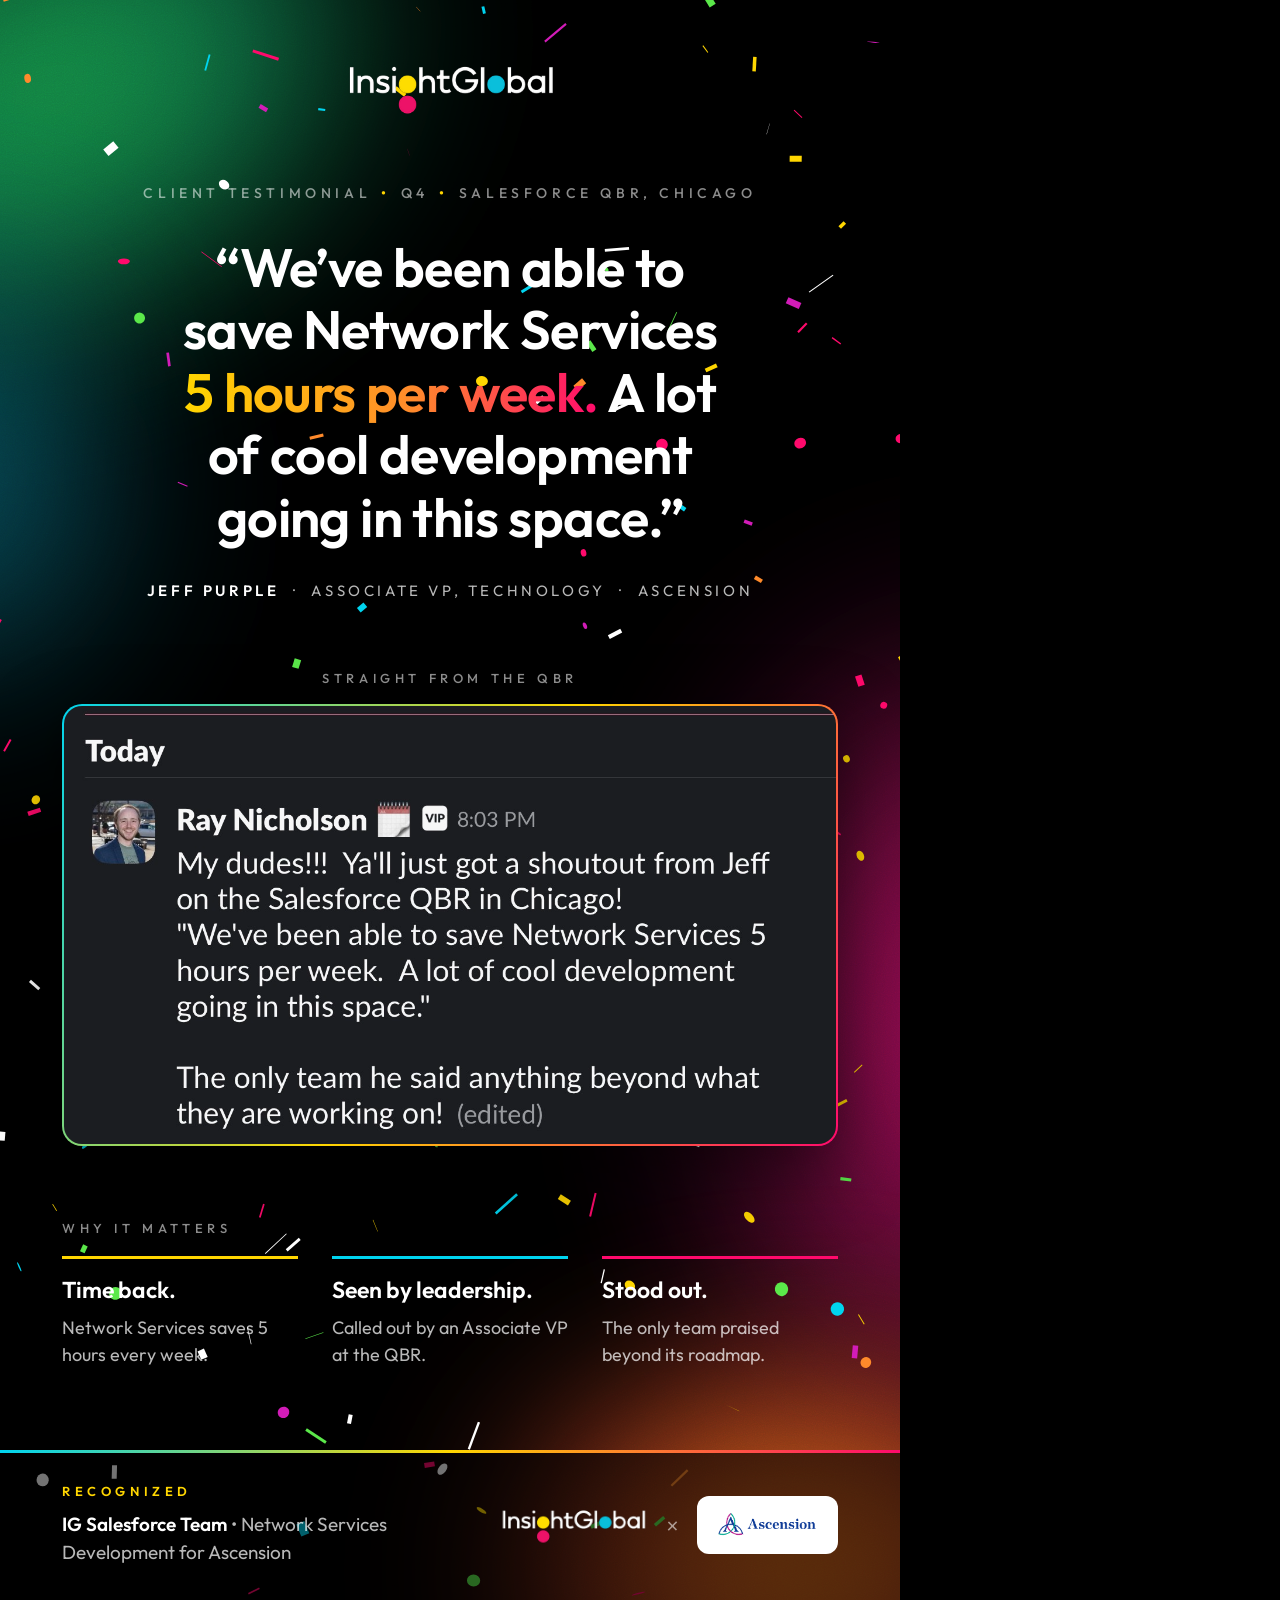
<file: docs/appreciation/ascension-salesforce-qbr-ig.html>
<!doctype html>
<html lang="en">
<head>
<meta charset="utf-8">
<meta name="viewport" content="width=900">
<title>Ascension QBR Shoutout</title>
<link rel="preconnect" href="https://fonts.googleapis.com">
<link rel="preconnect" href="https://fonts.gstatic.com" crossorigin>
<link href="https://fonts.googleapis.com/css2?family=Outfit:wght@300;400;500;600;700&display=swap" rel="stylesheet">
<style>
  /* Insight Global palette (PowerPoint template, Graphic Library > Color) */
  :root {
    --black: #000000;
    --white: #ffffff;
    --yellow: #ffd600;
    --cyan: #00d4ef;
    --pink: #ff0a6c;
    --orange: #ff8a2b;
    --magenta: #d21cb8;
    --green: #22b14c;
    --body: rgba(255, 255, 255, 0.72);
    --muted: rgba(255, 255, 255, 0.55);
  }
  * { box-sizing: border-box; margin: 0; padding: 0; }
  html, body { background: var(--black); }
  body {
    width: 900px; height: 1600px; overflow: hidden; position: relative;
    font-family: "Outfit", "Inter", sans-serif; color: var(--white);
  }

  /* Gradient backdrop in the style of the template's title slide */
  .bg { position: absolute; inset: 0; overflow: hidden; }
  .glow { position: absolute; border-radius: 50%; filter: blur(90px); }
  .g1 { width: 760px; height: 520px; left: -330px; top: -170px; background: radial-gradient(closest-side, #1aa63a, #0f7d52 55%, transparent); transform: rotate(-24deg); opacity: .95; }
  .g2 { width: 420px; height: 520px; left: -260px; top: 220px; background: radial-gradient(closest-side, #0a8fa8, transparent); opacity: .8; }
  .g3 { width: 620px; height: 900px; right: -380px; bottom: 120px; background: radial-gradient(closest-side, #c0106a, #6d0a3c 60%, transparent); opacity: .9; }
  .g4 { width: 640px; height: 460px; right: -220px; bottom: -200px; background: radial-gradient(closest-side, #d9a000, #e0482a 55%, transparent); opacity: .95; }
  .grain { position: absolute; inset: 0; opacity: .16; mix-blend-mode: overlay; }

  .wrap { position: relative; padding: 0 62px; text-align: center; }
  .brand { padding-top: 56px; }
  .brand img { width: 214px; display: inline-block; }

  .eyebrow { margin-top: 60px; font-size: 14px; font-weight: 500; letter-spacing: 4.6px; text-transform: uppercase; color: var(--muted); }
  .eyebrow b { padding: 0 10px; color: var(--yellow); }

  h1 { margin-top: 34px; font-size: 54px; line-height: 1.16; font-weight: 600; letter-spacing: -0.6px; text-wrap: balance; }
  .hl { background: linear-gradient(90deg, var(--yellow), var(--orange) 55%, var(--pink)); -webkit-background-clip: text; background-clip: text; color: transparent; }

  .by { margin-top: 32px; font-size: 15px; font-weight: 400; letter-spacing: 3.6px; text-transform: uppercase; color: var(--body); }
  .by strong { font-weight: 600; color: var(--white); }

  .shot-label { margin-top: 70px; font-size: 13px; font-weight: 500; letter-spacing: 4.6px; text-transform: uppercase; color: var(--muted); }
  .shot { margin: 18px auto 0; width: 776px; padding: 2px; border-radius: 20px; background: linear-gradient(120deg, var(--cyan), var(--yellow) 50%, var(--pink)); box-shadow: 0 24px 70px rgba(0, 0, 0, .55); }
  .shot img { display: block; width: 100%; border-radius: 18px; }

  .why { margin-top: 74px; text-align: left; }
  .why h2 { font-size: 13px; font-weight: 500; letter-spacing: 4.6px; text-transform: uppercase; color: var(--muted); }
  .cols { margin-top: 20px; display: grid; grid-template-columns: repeat(3, 1fr); gap: 34px; }
  .col { border-top: 3px solid; padding-top: 16px; }
  .col:nth-child(1) { border-color: var(--yellow); }
  .col:nth-child(2) { border-color: var(--cyan); }
  .col:nth-child(3) { border-color: var(--pink); }
  .col h4 { font-size: 23px; font-weight: 600; }
  .col div { margin-top: 10px; font-size: 18px; line-height: 1.5; color: var(--body); }

  footer { position: absolute; left: 0; right: 0; bottom: 0; height: 150px; padding: 0 62px; display: flex; align-items: center; justify-content: space-between; background: rgba(0, 0, 0, .55); }
  footer::before { content: ""; position: absolute; left: 0; right: 0; top: 0; height: 3px; background: linear-gradient(90deg, var(--cyan), var(--yellow), var(--pink)); }
  .rec-label { font-size: 13px; font-weight: 600; letter-spacing: 4.6px; color: var(--yellow); }
  .rec-name { margin-top: 12px; font-size: 19px; line-height: 1.45; color: var(--body); }
  .rec-name strong { font-weight: 600; color: var(--white); }
  .logos { display: flex; align-items: center; gap: 18px; }
  .logos .ig { width: 150px; display: block; }
  .x { font-size: 24px; font-weight: 300; color: var(--muted); }
  .client { background: #fff; border-radius: 12px; padding: 8px 12px; display: flex; }
  .client img { height: 42px; display: block; }

  #confetti { position: absolute; inset: 0; pointer-events: none; }
  .wrap, footer { z-index: 1; }
</style>
</head>
<body>
  <div class="bg">
    <div class="glow g1"></div>
    <div class="glow g2"></div>
    <div class="glow g3"></div>
    <div class="glow g4"></div>
    <svg class="grain" width="900" height="1600" aria-hidden="true">
      <filter id="n"><feTurbulence type="fractalNoise" baseFrequency=".9" numOctaves="2" stitchTiles="stitch"/></filter>
      <rect width="100%" height="100%" filter="url(#n)"/>
    </svg>
  </div>

  <!-- Confetti sits behind the content so it never covers the quote or screenshot -->
  <canvas id="confetti" width="900" height="1600"></canvas>

  <div class="wrap">
    <div class="brand"><img src="assets/insightglobal-logo-white.png" alt="Insight Global"></div>

    <div class="eyebrow">Client testimonial<b>&bull;</b>Q4<b>&bull;</b>Salesforce QBR, Chicago</div>

    <h1>&ldquo;We&rsquo;ve been able to save Network Services <span class="hl">5&nbsp;hours per&nbsp;week.</span> A lot of cool development going in this space.&rdquo;</h1>

    <div class="by"><strong>Jeff Purple</strong> &nbsp;&middot;&nbsp; Associate VP, Technology &nbsp;&middot;&nbsp; Ascension</div>

    <div class="shot-label">Straight from the QBR</div>
    <div class="shot"><img src="assets/ray-slack-shoutout.png" alt="Slack message relaying Jeff Purple's shoutout at the Salesforce QBR"></div>

    <div class="why">
      <h2>Why it matters</h2>
      <div class="cols">
        <div class="col"><h4>Time back.</h4><div>Network Services saves 5 hours every week.</div></div>
        <div class="col"><h4>Seen by leadership.</h4><div>Called out by an Associate VP at the QBR.</div></div>
        <div class="col"><h4>Stood out.</h4><div>The only team praised beyond its roadmap.</div></div>
      </div>
    </div>
  </div>

  <footer>
    <div>
      <div class="rec-label">RECOGNIZED</div>
      <div class="rec-name"><strong>IG Salesforce Team</strong> &bull; Network Services<br>Development for Ascension</div>
    </div>
    <div class="logos">
      <img class="ig" src="assets/insightglobal-logo-white.png" alt="Insight Global">
      <span class="x">&times;</span>
      <span class="client"><img src="assets/ascension-logo.png" alt="Ascension"></span>
    </div>
  </footer>


<script>
  // Looping confetti: every motion term completes a whole number of cycles per
  // LOOP seconds, so frame 0 and frame LOOP line up and the GIF loops cleanly.
  (function () {
    const LOOP = 4, W = 900, H = 1600, COUNT = 150;
    const colors = ["#ffd600", "#00d4ef", "#ff0a6c", "#ff8a2b", "#d21cb8", "#5be84a", "#ffffff"];
    let seed = 7;
    const rnd = () => (seed = (seed * 16807) % 2147483647) / 2147483647;
    const pick = (a) => a[Math.floor(rnd() * a.length)];
    const pieces = Array.from({ length: COUNT }, () => ({
      x: rnd() * W, y: rnd(), loops: rnd() < 0.6 ? 1 : 2,
      sway: 10 + rnd() * 26, swayN: 1 + Math.floor(rnd() * 3), swayP: rnd(),
      spin: (rnd() < 0.5 ? -1 : 1) * (1 + Math.floor(rnd() * 3)), rot: rnd() * Math.PI * 2,
      flipN: 2 + Math.floor(rnd() * 4), flipP: rnd(),
      w: 7 + rnd() * 8, h: 4 + rnd() * 5, shape: pick(["rect", "rect", "rect", "dot", "strip"]),
      color: pick(colors),
    }));
    const ctx = document.getElementById("confetti").getContext("2d");
    const TAU = Math.PI * 2;

    function renderAt(t) {
      const p = (t % LOOP) / LOOP;
      ctx.clearRect(0, 0, W, H);
      for (const c of pieces) {
        const y = ((c.y + c.loops * p) % 1) * (H + 80) - 40;
        const x = c.x + c.sway * Math.sin(TAU * (c.swayN * p + c.swayP));
        ctx.save();
        ctx.translate(x, y);
        ctx.rotate(c.rot + TAU * c.spin * p);
        ctx.scale(1, Math.cos(TAU * (c.flipN * p + c.flipP)));
        ctx.fillStyle = c.color;
        if (c.shape === "dot") { ctx.beginPath(); ctx.arc(0, 0, c.h * 0.8, 0, TAU); ctx.fill(); }
        else if (c.shape === "strip") ctx.fillRect(-c.w, -1.5, c.w * 2, 3);
        else ctx.fillRect(-c.w / 2, -c.h / 2, c.w, c.h);
        ctx.restore();
      }
    }
    window.renderConfettiAt = renderAt;

    if (!new URLSearchParams(location.search).has("capture")) {
      const tick = (now) => { renderAt(now / 1000); requestAnimationFrame(tick); };
      requestAnimationFrame(tick);
    }
  })();
</script>
</body>
</html>
</file>
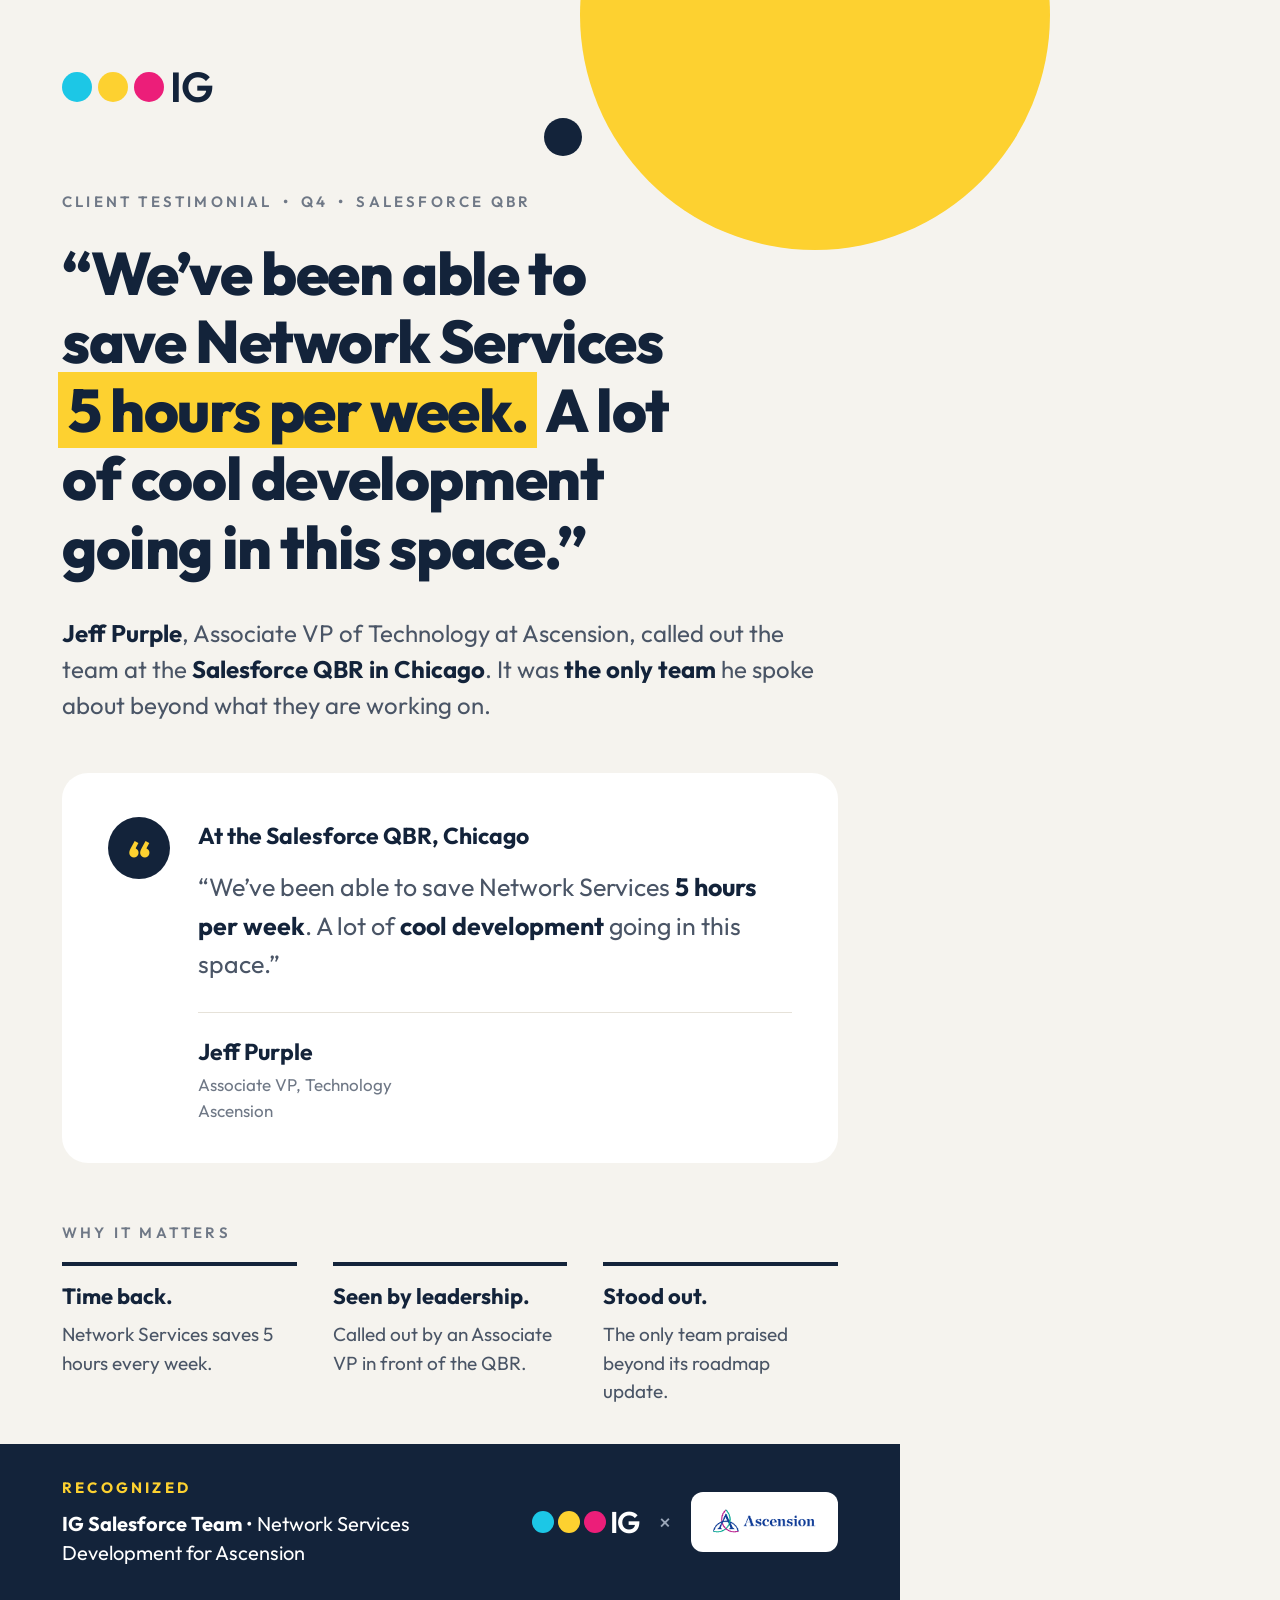
<file: docs/appreciation/ascension-salesforce-qbr.html>
<!doctype html>
<html lang="en">
<head>
<meta charset="utf-8">
<meta name="viewport" content="width=900">
<title>Ascension QBR Shoutout</title>
<link rel="preconnect" href="https://fonts.googleapis.com">
<link rel="preconnect" href="https://fonts.gstatic.com" crossorigin>
<link href="https://fonts.googleapis.com/css2?family=Outfit:wght@400;500;600;700;800&display=swap" rel="stylesheet">
<style>
  :root {
    --paper: #f5f3ee;
    --ink: #13233a;
    --body: #4a5566;
    --muted: #6f7886;
    --yellow: #fdd130;
    --cyan: #1cc7e6;
    --pink: #ec1e79;
    --card: #ffffff;
    --rule: #e6e2d9;
  }
  * { box-sizing: border-box; margin: 0; padding: 0; }
  html, body { background: var(--paper); }
  body {
    width: 900px; height: 1600px; overflow: hidden; position: relative;
    font-family: "Outfit", "Inter", sans-serif; color: var(--ink);
  }

  .sun { position: absolute; top: -220px; right: -150px; width: 470px; height: 470px; border-radius: 50%; background: var(--yellow); }
  .dot { position: absolute; top: 118px; right: 318px; width: 38px; height: 38px; border-radius: 50%; background: var(--ink); }

  .ig { display: inline-flex; align-items: center; gap: 6px; font-weight: 600; letter-spacing: -1px; line-height: 1; }
  .ig i { display: block; border-radius: 50%; }
  .ig i:nth-child(1) { background: var(--cyan); }
  .ig i:nth-child(2) { background: var(--yellow); }
  .ig i:nth-child(3) { background: var(--pink); }
  .ig.lg { font-size: 42px; }
  .ig.lg i { width: 30px; height: 30px; }
  .ig.sm { font-size: 30px; gap: 4px; color: #fff; }
  .ig.sm i { width: 22px; height: 22px; }

  .wrap { position: relative; padding: 0 62px; }
  .brand { padding-top: 66px; }

  .eyebrow { margin-top: 84px; font-size: 15px; font-weight: 600; letter-spacing: 3.2px; text-transform: uppercase; color: var(--muted); }
  .eyebrow b { padding: 0 10px; font-weight: 700; }

  h1 { margin-top: 28px; font-size: 60px; line-height: 1.14; font-weight: 800; letter-spacing: -1.4px; text-wrap: balance; }
  h1 mark { background: var(--yellow); color: var(--ink); padding: 0 10px; margin-left: -4px; box-decoration-break: clone; -webkit-box-decoration-break: clone; }

  .intro { margin-top: 34px; font-size: 24px; line-height: 1.5; color: var(--body); }
  .intro strong { color: var(--ink); font-weight: 700; }

  .card { margin-top: 50px; background: var(--card); border-radius: 26px; padding: 44px 46px 40px; display: grid; grid-template-columns: 64px 1fr; column-gap: 26px; }
  .q { width: 62px; height: 62px; border-radius: 50%; background: var(--ink); color: var(--yellow); display: grid; place-items: center; font-size: 46px; font-weight: 800; line-height: 1; padding-top: 18px; }
  .card-label { font-size: 23px; font-weight: 700; margin-top: 4px; }
  .card p { margin-top: 18px; font-size: 25px; line-height: 1.55; color: var(--body); }
  .card p strong { color: var(--ink); font-weight: 700; }
  .sig { margin-top: 28px; padding-top: 24px; border-top: 1px solid var(--rule); }
  .sig h3 { font-size: 23px; font-weight: 700; }
  .sig div { margin-top: 6px; font-size: 17px; color: var(--muted); line-height: 1.5; }

  .why { margin-top: 60px; }
  .why h2 { font-size: 15px; font-weight: 600; letter-spacing: 3.2px; text-transform: uppercase; color: var(--muted); }
  .cols { margin-top: 20px; display: grid; grid-template-columns: repeat(3, 1fr); gap: 36px; }
  .col { border-top: 4px solid var(--ink); padding-top: 16px; }
  .col h4 { font-size: 22px; font-weight: 700; }
  .col div { margin-top: 10px; font-size: 19px; line-height: 1.5; color: var(--body); }

  footer { position: absolute; left: 0; right: 0; bottom: 0; height: 156px; background: var(--ink); color: #fff; padding: 0 62px; display: flex; align-items: center; justify-content: space-between; }
  .rec-label { font-size: 15px; font-weight: 700; letter-spacing: 3.2px; color: var(--yellow); }
  .rec-name { margin-top: 12px; font-size: 20px; line-height: 1.45; }
  .rec-name strong { font-weight: 700; }
  .logos { display: flex; align-items: center; gap: 20px; }
  .x { font-size: 22px; color: #9aa6b8; }
  .client { background: #fff; border-radius: 12px; padding: 8px 12px; display: flex; }
  .client img { height: 44px; display: block; }
</style>
</head>
<body>
  <div class="sun"></div>
  <div class="dot"></div>

  <div class="wrap">
    <div class="brand"><span class="ig lg"><i></i><i></i><i></i>IG</span></div>

    <div class="eyebrow">Client testimonial<b>&bull;</b>Q4<b>&bull;</b>Salesforce QBR</div>

    <h1>&ldquo;We&rsquo;ve been able to save Network Services <mark>5&nbsp;hours per&nbsp;week.</mark> A lot of cool development going in this space.&rdquo;</h1>

    <p class="intro"><strong>Jeff Purple</strong>, Associate VP of Technology at Ascension, called out the team at the <strong>Salesforce QBR in Chicago</strong>. It was <strong>the only team</strong> he spoke about beyond what they are working on.</p>

    <div class="card">
      <div class="q">&ldquo;</div>
      <div>
        <div class="card-label">At the Salesforce QBR, Chicago</div>
        <p>&ldquo;We&rsquo;ve been able to save Network Services <strong>5 hours per week</strong>. A lot of <strong>cool development</strong> going in this space.&rdquo;</p>
        <div class="sig">
          <h3>Jeff Purple</h3>
          <div>Associate VP, Technology<br>Ascension</div>
        </div>
      </div>
    </div>

    <div class="why">
      <h2>Why it matters</h2>
      <div class="cols">
        <div class="col"><h4>Time back.</h4><div>Network Services saves 5 hours every week.</div></div>
        <div class="col"><h4>Seen by leadership.</h4><div>Called out by an Associate VP in front of the QBR.</div></div>
        <div class="col"><h4>Stood out.</h4><div>The only team praised beyond its roadmap update.</div></div>
      </div>
    </div>
  </div>

  <footer>
    <div>
      <div class="rec-label">RECOGNIZED</div>
      <div class="rec-name"><strong>IG Salesforce Team</strong> &bull; Network Services<br>Development for Ascension</div>
    </div>
    <div class="logos">
      <span class="ig sm"><i></i><i></i><i></i>IG</span>
      <span class="x">&times;</span>
      <span class="client"><img src="assets/ascension-logo.png" alt="Ascension"></span>
    </div>
  </footer>
</body>
</html>
</file>
<file: deck/css/deck.css>
/* =========================================================
   ShieldForge by Insight Global — 3 slide deck
   Type: Trenda IG Display / Trenda IG Text
   Canvas: 1600 x 900 (16:9), scaled to viewport
   ========================================================= */

/* ---------- Fonts ---------- */
@font-face{font-family:'Trenda Display';src:url('../fonts/TrendaIGDisplay-Light.otf') format('opentype');font-weight:300;font-style:normal;font-display:block}
@font-face{font-family:'Trenda Display';src:url('../fonts/TrendaIGDisplay-Regular.otf') format('opentype');font-weight:400;font-style:normal;font-display:block}
@font-face{font-family:'Trenda Display';src:url('../fonts/TrendaIGDisplay-Semibold.otf') format('opentype');font-weight:600;font-style:normal;font-display:block}
@font-face{font-family:'Trenda Display';src:url('../fonts/TrendaIGDisplay-Bold.otf') format('opentype');font-weight:700;font-style:normal;font-display:block}
@font-face{font-family:'Trenda Display';src:url('../fonts/TrendaIGDisplay-Heavy.otf') format('opentype');font-weight:800;font-style:normal;font-display:block}
@font-face{font-family:'Trenda Display';src:url('../fonts/TrendaIGDisplay-Black.otf') format('opentype');font-weight:900;font-style:normal;font-display:block}
@font-face{font-family:'Trenda Text';src:url('../fonts/TrendaIGText-Light.otf') format('opentype');font-weight:300;font-style:normal;font-display:block}
@font-face{font-family:'Trenda Text';src:url('../fonts/TrendaIGText-Regular.otf') format('opentype');font-weight:400;font-style:normal;font-display:block}
@font-face{font-family:'Trenda Text';src:url('../fonts/TrendaIGText-Semibold.otf') format('opentype');font-weight:600;font-style:normal;font-display:block}
@font-face{font-family:'Trenda Text';src:url('../fonts/TrendaIGText-Bold.otf') format('opentype');font-weight:700;font-style:normal;font-display:block}
@font-face{font-family:'SF Script';src:url('../fonts/Caveat-latin.woff2') format('woff2');font-weight:400 700;font-style:normal;font-display:block}

/* ---------- Tokens ---------- */
:root{
  --cyan:#22C1F0;
  --cyan-deep:#0FA8DC;
  --yellow:#FFC629;
  --pink:#ED0F7E;
  --navy:#0E2233;
  --ink:#0C1520;
  --ink-2:#16202C;
  --grey:#5A6573;
  --grey-2:#7C8795;
  --hair:#E3E8EE;
  --panel:#0E1E2E;
  --panel-2:#12263A;
  --white:#fff;
  --shadow-lg:0 30px 70px -18px rgba(14,34,51,.34), 0 8px 24px -10px rgba(14,34,51,.16);
  --shadow-md:0 18px 44px -14px rgba(14,34,51,.26), 0 4px 14px -6px rgba(14,34,51,.12);
}

*{box-sizing:border-box;margin:0;padding:0}
html,body{background:#F4F6F9}
body{font-family:'Trenda Text',system-ui,sans-serif;-webkit-font-smoothing:antialiased;text-rendering:optimizeLegibility}

/* ---------- Stage / scaling ---------- */
.deck{display:flex;flex-direction:column;align-items:center;gap:28px;padding:28px 0 56px}
.stage{width:1600px;height:900px;transform-origin:top center;position:relative}

.slide{
  position:absolute;inset:0;width:1600px;height:900px;
  background:#fff;overflow:hidden;border-radius:4px;
  box-shadow:0 22px 60px -22px rgba(14,34,51,.35);
}

/* ---------- Background blobs ---------- */
.bg{position:absolute;inset:0;overflow:hidden;pointer-events:none}
.blob{position:absolute;border-radius:50%;filter:blur(64px)}
.blob.cy{background:radial-gradient(circle,rgba(34,193,240,.62) 0%,rgba(34,193,240,0) 70%)}
.blob.ye{background:radial-gradient(circle,rgba(255,198,41,.60) 0%,rgba(255,198,41,0) 70%)}
.blob.pk{background:radial-gradient(circle,rgba(237,15,126,.48) 0%,rgba(237,15,126,0) 70%)}
.blob.pc{background:radial-gradient(circle,rgba(255,138,128,.42) 0%,rgba(255,138,128,0) 70%)}

/* ---------- Logo lockup ---------- */
.logo{position:absolute;left:58px;top:44px}
.logo img{display:block;height:88px;width:auto}
.logo svg{display:block}

/* ---------- Script tagline ---------- */
.script{position:absolute;right:46px;top:26px;text-align:center;transform:rotate(-4deg);z-index:6}
.script .l1,.script .l2{
  font-family:'SF Script',cursive;font-weight:700;color:var(--ink);
  font-size:43px;line-height:.96;letter-spacing:.2px;white-space:nowrap;
}
.script .l1{margin-left:10px}
.script .swoosh{display:block;margin:-3px 0 0 auto;width:224px}

/* ---------- Headline block ---------- */
.copy{position:absolute;left:58px;width:660px}
h1{
  font-family:'Trenda Display',sans-serif;font-weight:900;color:var(--ink);
  letter-spacing:-1.6px;line-height:1.0;
}
h1 .cy{color:var(--cyan)}
.sub{
  font-family:'Trenda Text',sans-serif;font-weight:400;color:var(--grey);
  font-size:23px;line-height:1.42;letter-spacing:-.1px;
}

/* ---------- Check rows (slide 1) ---------- */
.checks{display:flex;flex-direction:column;gap:20px}
.check{display:flex;align-items:center;gap:18px}
.check svg{flex:none}
.check span{font-family:'Trenda Display',sans-serif;font-weight:600;font-size:22px;color:var(--ink-2);letter-spacing:-.2px}
.rule{height:1px;background:var(--hair)}

/* ---------- Feature rows ---------- */
.feats{display:flex;flex-direction:column}
.feat{display:flex;align-items:flex-start;gap:22px}
.ficon{
  flex:none;width:56px;height:56px;border-radius:15px;
  display:flex;align-items:center;justify-content:center;
  box-shadow:0 10px 22px -10px rgba(14,34,51,.45);
}
.ficon.cy{background:var(--cyan)}
.ficon.ye{background:var(--yellow)}
.ficon.pk{background:var(--pink)}
.ficon.nv{background:#0E2233}
.ficon.sm{width:52px;height:52px;border-radius:14px}
.ftitle{font-family:'Trenda Display',sans-serif;font-weight:700;font-size:24px;color:var(--ink);letter-spacing:-.4px;line-height:1.1}
.fdesc{font-family:'Trenda Text',sans-serif;font-weight:400;font-size:18.5px;color:var(--grey);line-height:1.35;margin-top:7px;letter-spacing:-.1px}
.feat.compact .ftitle{font-size:23px}
.feats-tight .ftitle{font-size:23px}
.feats-tight .fdesc{font-size:16.8px;margin-top:6px}

/* ---------- Small link w/ underline (slide 3) ---------- */
.explore{position:absolute;left:58px;font-family:'SF Script',cursive;font-weight:700;font-size:30px;color:var(--cyan);}
.explore svg{display:block;margin-top:-4px}

/* ---------- Footer ---------- */
.footer{position:absolute;left:0;right:0;bottom:0;height:58px}
.footer .hair{position:absolute;left:0;right:0;top:0;height:1px;background:var(--hair)}
.footer .inner{
  position:absolute;left:44px;right:44px;top:0;bottom:0;
  display:flex;align-items:center;gap:16px;
}
.footer .txt{font-family:'Trenda Text',sans-serif;font-size:15px;color:var(--grey);letter-spacing:-.05px}
.footer .txt b{font-family:'Trenda Display',sans-serif;font-weight:700;color:var(--ink-2)}
.footer .sep{color:#C6CDD6;margin:0 10px}
.footer .pg{margin-left:auto;font-family:'Trenda Text',sans-serif;font-weight:600;font-size:15px;color:var(--grey-2)}
.demo-note{
  position:absolute;right:48px;bottom:68px;z-index:7;
  font-family:'Trenda Text',sans-serif;font-style:italic;font-size:14.5px;color:var(--grey-2);
}

/* =========================================================
   Product mockups
   ========================================================= */
.mock{position:absolute;border-radius:16px;overflow:hidden;background:#fff}
.mock.dark{
  background:linear-gradient(150deg,#12293E 0%,#0C1B2A 52%,#0A1724 100%);
  box-shadow:var(--shadow-lg);
}
.mock.light{background:#fff;box-shadow:var(--shadow-lg)}

/* App chrome */
.chrome{display:flex;align-items:center;gap:0;padding:14px 18px 12px}
.chrome .brand{display:flex;align-items:center;margin-right:26px}
.chrome .nav{display:flex;align-items:center;gap:6px}
.navitem{
  display:flex;align-items:center;gap:6px;padding:6px 9px;border-radius:9px;
  font-family:'Trenda Text',sans-serif;font-weight:500;font-size:11.5px;white-space:nowrap;
}
.chrome .nav{gap:3px}
.mock.dark .navitem{color:#C9D6E2}
.mock.light .navitem{color:#54606E}
.navitem.on{background:rgba(34,193,240,.16);color:#3DD0F8;box-shadow:inset 0 0 0 1px rgba(34,193,240,.38)}
.mock.light .navitem.on{background:rgba(34,193,240,.14);color:#0FA8DC;box-shadow:inset 0 0 0 1px rgba(34,193,240,.35)}
.dots{margin-left:auto;display:flex;gap:6px;align-items:center}
.dots i{width:9px;height:9px;border-radius:50%;display:block}
.dots i:nth-child(1){background:var(--cyan)}
.dots i:nth-child(2){background:var(--yellow)}
.dots i:nth-child(3){background:var(--pink)}

/* Panel headings */
.ph{font-family:'Trenda Display',sans-serif;font-weight:900;letter-spacing:-.9px;color:#fff;font-size:34px;line-height:1.05}
.ph .cy{color:var(--cyan)}
.mock.light .ph{color:var(--ink)}
.pdesc{font-family:'Trenda Text',sans-serif;font-size:13.5px;line-height:1.42;color:#9FB0C0;margin-top:7px;max-width:560px}
.mock.light .pdesc{color:var(--grey)}

/* Dark hero band */
.hero{
  margin:0 16px;border-radius:14px;padding:20px 24px 22px;
  background:linear-gradient(120deg,#0B1A28 0%,#102A40 100%);
  position:relative;
}
.eyebrow{font-family:'Trenda Text',sans-serif;font-weight:700;font-size:11.5px;letter-spacing:1.6px;color:#3DD0F8;text-transform:uppercase}
.hero h2{font-family:'Trenda Display',sans-serif;font-weight:400;font-size:38px;color:#fff;letter-spacing:.5px;line-height:1.1;margin-top:6px}
.hero h2 .cy{color:var(--cyan)}

/* Tiles */
.tiles{display:grid;gap:12px;padding:14px 16px 0}
.tile{
  background:#fff;border:1px solid #E8ECF1;border-radius:13px;padding:13px 14px;
  display:flex;align-items:center;gap:11px;box-shadow:0 3px 10px -6px rgba(14,34,51,.18);
}
.tile .ic{width:34px;height:34px;border-radius:10px;flex:none;display:flex;align-items:center;justify-content:center}
.tile .t{font-family:'Trenda Display',sans-serif;font-weight:700;font-size:14.5px;color:var(--ink);letter-spacing:-.25px}
.tile .d{font-family:'Trenda Text',sans-serif;font-size:11.5px;color:var(--grey-2);margin-top:2px}
.tile .arw{margin-left:auto;font-size:15px;line-height:1}

/* Stat tiles */
.stat{background:#fff;border:1px solid #E8ECF1;border-radius:13px;padding:13px 15px;display:flex;align-items:center;gap:11px;box-shadow:0 3px 10px -6px rgba(14,34,51,.18)}
.stat .n{font-family:'Trenda Display',sans-serif;font-weight:900;font-size:26px;color:var(--ink);letter-spacing:-.8px;line-height:1}
.stat .l{font-family:'Trenda Text',sans-serif;font-size:11.5px;color:var(--grey-2);margin-top:3px}

/* KPI boxes (uppercase label under number) */
.kpi{background:#fff;border:1px solid #E6EAF0;border-radius:11px;padding:10px 14px;text-align:left;min-width:96px;box-shadow:0 2px 8px -5px rgba(14,34,51,.2)}
.kpi .n{font-family:'Trenda Display',sans-serif;font-weight:900;font-size:24px;letter-spacing:-.8px;color:var(--ink);line-height:1}
.kpi .l{font-family:'Trenda Text',sans-serif;font-weight:600;font-size:9.5px;letter-spacing:.7px;color:var(--grey-2);text-transform:uppercase;margin-top:5px}

/* Score cards (frameworks) */
.scores{display:grid;grid-template-columns:repeat(5,1fr);gap:12px;padding:0 22px}
.score{
  background:#0D1E2F;border:1px solid rgba(255,255,255,.10);border-radius:12px;padding:12px 13px 11px;
  position:relative;overflow:hidden;
}
.score::before{content:"";position:absolute;left:0;top:0;bottom:0;width:3px}
.score.c1::before{background:var(--yellow)} .score.c2::before{background:var(--yellow)}
.score.c3::before{background:var(--cyan)} .score.c4::before{background:var(--cyan)}
.score.c5::before{background:var(--yellow)}
.score .nm{font-family:'Trenda Display',sans-serif;font-weight:700;font-size:15px;color:#fff;letter-spacing:-.2px}
.score .row{display:flex;align-items:baseline;gap:7px;margin-top:9px}
.grade{
  font-family:'Trenda Display',sans-serif;font-weight:900;font-size:13px;color:#0B1A28;
  width:22px;height:22px;border-radius:6px;display:inline-flex;align-items:center;justify-content:center;
  align-self:center;
}
.grade.b{background:var(--cyan)} .grade.c{background:var(--yellow)}
.score .v{font-family:'Trenda Display',sans-serif;font-weight:900;font-size:24px;color:#fff;letter-spacing:-.8px}
.score .of{font-family:'Trenda Text',sans-serif;font-size:12px;color:#8FA2B4}
.bar{height:4px;border-radius:3px;background:rgba(255,255,255,.14);margin-top:11px;overflow:hidden}
.bar i{display:block;height:100%;border-radius:3px}
.bar.cy i{background:var(--cyan)} .bar.ye i{background:var(--yellow)}
.score .foot{display:flex;align-items:center;margin-top:11px}
.risk{
  font-family:'Trenda Text',sans-serif;font-weight:700;font-size:9.5px;letter-spacing:.7px;
  color:#FF5FA8;background:rgba(237,15,126,.16);border:1px solid rgba(237,15,126,.5);
  padding:3px 9px;border-radius:20px;text-transform:uppercase;
}
.score .gaps{margin-left:auto;font-family:'Trenda Text',sans-serif;font-size:11px;color:#8FA2B4}

/* Overall posture */
.posture{position:absolute;right:26px;top:26px;text-align:right}
.posture .lbl{font-family:'Trenda Text',sans-serif;font-weight:700;font-size:10.5px;letter-spacing:1.4px;color:#3DD0F8;text-transform:uppercase}
.posture .row{display:flex;align-items:center;gap:12px;justify-content:flex-end;margin-top:7px}
.bigGrade{
  width:54px;height:54px;border-radius:12px;border:2px solid var(--yellow);
  display:flex;align-items:center;justify-content:center;
  font-family:'Trenda Display',sans-serif;font-weight:900;font-size:28px;color:var(--yellow);
}
.bigScore{font-family:'Trenda Display',sans-serif;font-weight:900;font-size:40px;color:#fff;letter-spacing:-1.6px}
.bigScore small{font-size:22px;color:#9FB0C0;font-weight:700;letter-spacing:-.6px}
.posture .when{font-family:'Trenda Text',sans-serif;font-size:11px;color:#8FA2B4;margin-top:6px}

/* Tabs / pills */
.tabs{display:flex;gap:8px;align-items:center}
.tab{font-family:'Trenda Text',sans-serif;font-weight:600;font-size:12px;color:var(--grey);padding:6px 14px;border-radius:8px;border:1px solid #E3E8EE;background:#fff}
.tab.on{background:#0E2233;color:#fff;border-color:#0E2233}
.chip{font-family:'Trenda Text',sans-serif;font-weight:600;font-size:10.5px;padding:4px 10px;border-radius:20px;white-space:nowrap}
.chip.grey{background:#F1F4F8;color:#64707E}
.chip.pk{background:rgba(237,15,126,.10);color:var(--pink)}
.chip.cy{background:rgba(34,193,240,.14);color:var(--cyan-deep)}
.chip.ye{background:rgba(255,198,41,.20);color:#A97D00}

/* Tables */
table.t{width:100%;border-collapse:collapse}
table.t th{
  font-family:'Trenda Text',sans-serif;font-weight:700;font-size:9.5px;letter-spacing:.8px;color:var(--grey-2);
  text-transform:uppercase;text-align:left;padding:9px 12px;border-bottom:1px solid #EDF0F4;
}
table.t td{
  font-family:'Trenda Text',sans-serif;font-size:11.5px;color:#41505F;padding:9px 12px;
  border-bottom:1px solid #F1F4F8;vertical-align:middle;line-height:1.35;
}
table.t tr:last-child td{border-bottom:0}
.hi{font-family:'Trenda Text',sans-serif;font-weight:700;font-size:10px;color:var(--pink);background:rgba(237,15,126,.10);padding:4px 12px;border-radius:20px}

/* Compare grid */
.cmp{width:100%;border-collapse:collapse}
.cmp th{font-family:'Trenda Text',sans-serif;font-weight:700;font-size:8.5px;letter-spacing:.7px;color:var(--grey-2);text-transform:uppercase;padding:7px 4px;text-align:center;border-bottom:1px solid #EDF0F4}
.cmp th:first-child{text-align:left;padding-left:10px}
.cmp td{font-family:'Trenda Text',sans-serif;font-size:10.5px;color:#41505F;padding:9px 4px;text-align:center;border-bottom:1px solid #F3F5F9}
.cmp td:first-child{text-align:left;padding-left:10px;font-weight:600;font-size:10px}
.dash{color:#C3CBD5}

/* Select box */
.sel{
  border:1px solid #DFE5EC;border-radius:9px;padding:9px 12px;background:#fff;
  font-family:'Trenda Text',sans-serif;font-size:11.5px;color:#41505F;display:flex;align-items:center;
}
.sel .car{margin-left:auto;color:#96A2AE;font-size:9px}
.sel-lbl{display:flex;align-items:center;gap:7px;font-family:'Trenda Text',sans-serif;font-weight:700;font-size:11px;color:var(--ink-2);margin-bottom:7px}
.sel-lbl i{width:8px;height:8px;border-radius:50%;display:block}

/* Framework cards row */
.fw{display:grid;grid-template-columns:repeat(5,1fr);gap:12px}
.fwc{border:1px solid #E6EAF0;border-radius:12px;padding:14px 10px 12px;text-align:center;background:#fff}
.fwc .ic{width:34px;height:34px;border-radius:9px;margin:0 auto;display:flex;align-items:center;justify-content:center}
.fwc .nm{font-family:'Trenda Display',sans-serif;font-weight:700;font-size:12px;color:var(--ink);margin-top:10px;letter-spacing:-.1px}

/* User 360 identity bar */
.idbar{
  margin:0 18px;border-radius:13px;padding:14px 18px;display:flex;align-items:center;gap:15px;
  background:linear-gradient(110deg,#0B1A28 0%,#13293D 100%);border:1px solid rgba(255,255,255,.08);
}
.hex{
  width:50px;height:50px;flex:none;background:linear-gradient(140deg,#1A4A6B,#0F2C42);
  display:flex;align-items:center;justify-content:center;color:#fff;
  font-family:'Trenda Display',sans-serif;font-weight:700;font-size:16px;
  clip-path:polygon(25% 3%,75% 3%,100% 50%,75% 97%,25% 97%,0% 50%);
}
.idname{font-family:'Trenda Display',sans-serif;font-weight:700;font-size:19px;color:#fff;letter-spacing:-.3px;display:flex;align-items:center;gap:10px}
.badge{font-family:'Trenda Text',sans-serif;font-weight:700;font-size:8.5px;letter-spacing:.8px;color:#0B1A28;background:#fff;padding:3px 9px;border-radius:20px}
.idmail{font-family:'Trenda Text',sans-serif;font-size:11.5px;color:#3DD0F8;margin-top:4px}
.idmeta{display:flex;gap:16px;margin-top:6px;font-family:'Trenda Text',sans-serif;font-size:10.5px;color:#93A5B6}
.idmeta span{display:flex;align-items:center;gap:5px}

/* Search field */
.search{
  border:1px solid #DFE5EC;border-radius:10px;padding:9px 13px;background:#fff;
  display:flex;align-items:center;gap:9px;font-family:'Trenda Text',sans-serif;font-size:11.5px;color:#9AA6B2;
}
.btn-dark{background:#0E2233;color:#fff;border-radius:10px;padding:9px 16px;font-family:'Trenda Text',sans-serif;font-weight:600;font-size:11.5px;display:flex;align-items:center;gap:8px}
.btn-ghost{border:1px solid #DFE5EC;border-radius:10px;padding:9px 16px;font-family:'Trenda Text',sans-serif;font-weight:600;font-size:11.5px;color:#41505F;background:#fff}

/* Metric strip (User 360) */
.mstrip{display:grid;grid-template-columns:repeat(4,1fr);gap:12px;padding:0 18px}
.mcell{background:#fff;border:1px solid #E6EAF0;border-radius:11px;padding:10px 13px;box-shadow:0 2px 8px -5px rgba(14,34,51,.2);position:relative;overflow:hidden}
.mcell::before{content:"";position:absolute;left:0;top:0;bottom:0;width:3px;background:transparent}
.mcell.cy::before{background:var(--cyan)} .mcell.ye::before{background:var(--yellow)}
.mcell.pk::before{background:var(--pink)} .mcell.nv::before{background:#0E2233}
.mcell .n{font-family:'Trenda Display',sans-serif;font-weight:900;font-size:22px;color:var(--ink);letter-spacing:-.7px;line-height:1}
.mcell .l{font-family:'Trenda Text',sans-serif;font-size:10.5px;color:var(--grey-2);margin-top:4px}

/* Steps (profile migration) */
.step{display:flex;align-items:center;gap:11px}
.stepn{
  width:24px;height:24px;border-radius:50%;background:#0E2233;color:#fff;flex:none;
  display:flex;align-items:center;justify-content:center;
  font-family:'Trenda Display',sans-serif;font-weight:700;font-size:12px;
}
.steph{font-family:'Trenda Display',sans-serif;font-weight:700;font-size:13.5px;color:var(--ink);letter-spacing:-.2px}
.cap{font-family:'Trenda Text',sans-serif;font-weight:700;font-size:9px;letter-spacing:.9px;color:var(--grey-2);text-transform:uppercase}
.permchips{display:flex;flex-wrap:wrap;gap:7px}
.permchip{font-family:'Trenda Text',sans-serif;font-size:8.5px;color:#41505F;background:#F2F5F9;border:1px solid #E6EAF0;border-radius:6px;padding:4px 8px;white-space:nowrap}

/* Release radar item */
.rritem{border:1px solid #EDF0F4;border-radius:11px;padding:12px 14px;background:#fff}
.rrtitle{font-family:'Trenda Display',sans-serif;font-weight:700;font-size:14px;color:var(--ink);letter-spacing:-.2px;margin-top:9px}
.rrsub{font-family:'Trenda Text',sans-serif;font-size:10.5px;color:var(--pink);font-weight:600;margin-top:4px}
.rrbody{font-family:'Trenda Text',sans-serif;font-size:10.5px;color:var(--grey);line-height:1.45;margin-top:7px}
.rrfoot{display:flex;align-items:center;gap:9px;margin-top:11px}
.rrneed{font-family:'Trenda Text',sans-serif;font-size:10.5px;color:#A97D00;display:flex;align-items:center;gap:6px}
.btn-view{margin-left:auto;background:#F1F4F8;border-radius:8px;padding:6px 13px;font-family:'Trenda Text',sans-serif;font-weight:600;font-size:10.5px;color:#41505F}

/* Floating FinOps card */
.finops{
  position:absolute;border-radius:14px;padding:16px 18px;
  background:linear-gradient(140deg,#13293D,#0A1724);box-shadow:var(--shadow-lg);
}
.finops .hd{display:flex;align-items:center;gap:10px}
.finops .hd .t{font-family:'Trenda Display',sans-serif;font-weight:700;font-size:15px;color:#fff;letter-spacing:-.2px}
.finops .card{background:rgba(255,255,255,.05);border:1px solid rgba(255,255,255,.10);border-radius:11px;padding:11px 13px;margin-top:13px;display:flex;align-items:center;gap:10px}
.finops .card .t{font-family:'Trenda Display',sans-serif;font-weight:700;font-size:12.5px;color:#fff}
.finops .card .d{font-family:'Trenda Text',sans-serif;font-size:10px;color:#93A5B6;margin-top:3px;line-height:1.35}

/* Floating doc glyph */
.docglyph{position:absolute;background:#fff;border-radius:14px;box-shadow:var(--shadow-md);padding:16px 14px}
.docglyph .ln{height:5px;border-radius:3px;background:#E7ECF1;margin-top:8px}

/* spark marks */
.spark{position:absolute;pointer-events:none}

/* ---------- Print ---------- */
@media print{
  @page{size:1600px 900px;margin:0}
  body{background:#fff}
  .deck{gap:0;padding:0}
  .stage{transform:none!important;page-break-after:always;break-after:page}
  .slide{box-shadow:none;border-radius:0}
}
</file>
